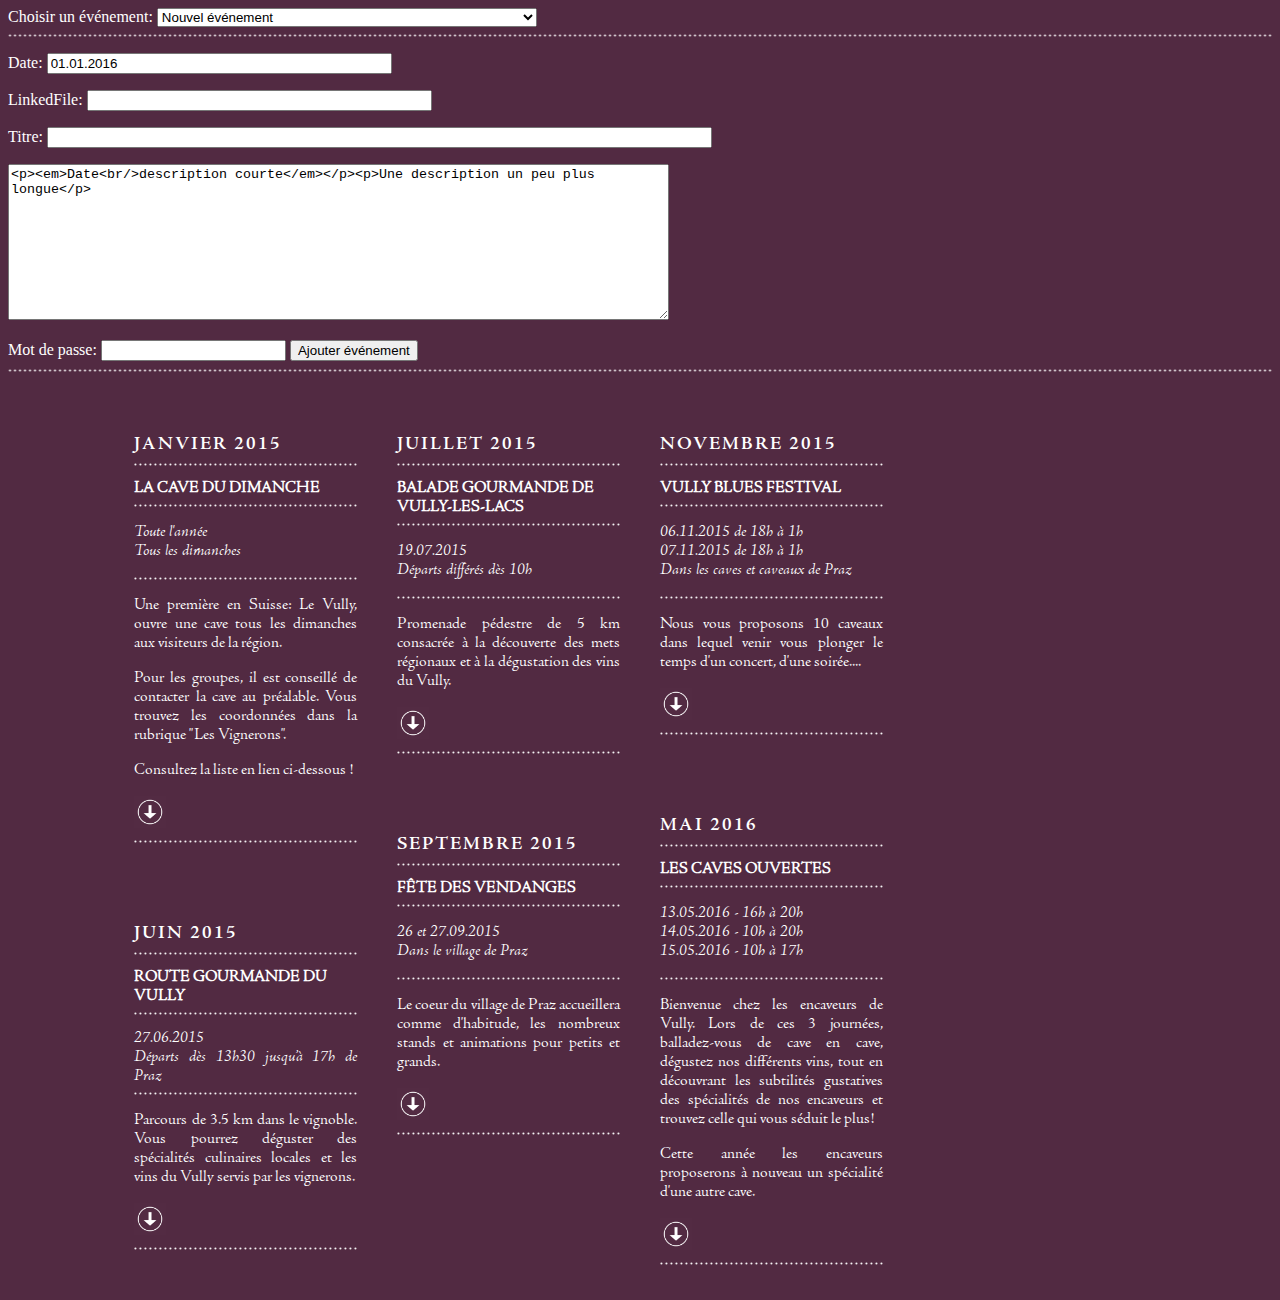
<file: www/edit_evenements.html>
<!doctype html>
<html>
<head>
  <meta charset="utf-8">
  <title>VULLY : Les Vignerons</title>
  <link rel="stylesheet" href="css/vully.css">
  <link rel='stylesheet' type='text/css' href='css/cb.css' />
  <link rel='stylesheet' type='text/css' href='css/evenements.css' />

<style>
  .hidden { display: none; }
  body {
    color: #fff;
    background-color: #522A42;
  }

</style>
</head>
<body>

Choisir un événement:
<select id="entrySelect">
</select>
<input id="deleteButton" type="button" value="Effacer l'événement"/>
<div id="errorMessage"></div>
<hr/>

<p>Date: <input id="dateInput" type="text" size="40" name="dateInput"></p>
<p>LinkedFile: <input id="linkedFileInput" type="text" size="40" name="linkedFileInput"></p>
<p>Titre: <input id="titleInput" type="text" size="80" name="title"></p>
<p><textarea id="textInput" name="text" rows="10" cols="80"></textarea></p>

Mot de passe:
<input id="password" type="password" size="20"/>

<input id="validateButton" type="button" value=""/>

<hr/>
<div id='les_evenements'>
  <div id="eventContainer" class='autoColumns'>
  </div>
</div>

  <!-- load JQuery -->
  <script src="//ajax.googleapis.com/ajax/libs/jquery/1.10.2/jquery.min.js"></script>
  <script>window.jQuery || document.write('<script src="js/jquery-1.10.2.min.js"><\/script>');</script>
  <script src="js/md5.js"></script>
  <script src="js/evenements.js"></script>

  <script>
    var allEntries = [];
    var newEntry;
    var passwordHashPrefix="";
    
    function resetNewEntry() {
      newEntry = {
"date": "01.01.2016",
"title":"",
"text": "<p><em>Date<br/>description courte</em></p><p>Une description un peu plus longue</p>",
"linkedFile": ""
};
    }
    
    function hashableString(entries) {
      var str = "";
      for (var i in entries) {
        var entry = entries[i];
        str += ":"+ entry.date + ":" + entry.title + ":" + entry.text;
      }
      return str;
    }
    
    function fillForm() {
      var entry = $("#entrySelect option:selected").data("entry");
      $("#dateInput").val(entry.date);
      $("#linkedFileInput").val(entry.linkedFile);
      $("#titleInput").val(entry.title);
      $("#textInput").val(entry.text);
      var isNew = $("#entrySelect option:selected").val() == "new";
      $("#validateButton").val(isNew ? "Ajouter événement" : "Enregistrer événement");
      if (isNew) {
        $("#deleteButton").addClass("hidden");
      } else {
        $("#deleteButton").removeClass("hidden");
      }
    }
    function readForm(entry) {
      entry.date = $("#dateInput").val();
      entry.title = $("#titleInput").val();
      entry.text = $("#textInput").val();
      entry.linkedFile = $("#linkedFileInput").val();
    }
    function populateEntries() {
          var select = $("#entrySelect");
          
          select.html("");
          var item = $("<option value=\"new\">Nouvel événement</option>");
          item.data("entry", newEntry);
          select.append(item);
          
          for (var i in allEntries) {
            var entry = allEntries[i];
            var item = $("<option value=\"" + i + "\">" + entry.date + " - " + entry.title + "</option>");
            item.data("entry", entry);
            select.append(item);
          }
          fillForm();
          formatEntries("#eventContainer", allEntries);
    }
    function loadEntries() {
      $.ajax({dataType:"json", url:"agenda.json"
      , success: function (entries) {
          allEntries = entries;
          passwordHashPrefix = hashableString(entries);
          populateEntries();          
        },
        error: function(jqXHR, textStatus, error) {
          $("#errorMessage").html("Error:" + textStatus + " - " + error);
        }
      }
      );
    }
      
      
      function validate() {
        $("#errorMessage").text("");
        var entry = $("#entrySelect option:selected").data("entry");
        readForm(entry);
        
        if ($("#password").val().length < 3) {
          $("#errorMessage").text("Erreur: Veuillez rentrer le mot de passe.");
          return;
        }
        
        if (!validateDate($("#dateInput").val())) {
          $("#errorMessage").text("Format de date invalide, veuillez utiliser: jj.mm.aaaa, par exemple 30.11.2015.");
          return;
        }
        
        if (entry.title.length < 3) {
          $("#errorMessage").text("Erreur: titre trop court.");
          return;
        }
        
        var candidateNewEntries = [];
        for (var i in allEntries) {
          candidateNewEntries.push(allEntries[i]);
        }
        
        if ($("#entrySelect option:selected").val() == "new") {
          candidateNewEntries.push(newEntry);
        }
        sortEntries(candidateNewEntries);
        saveChanges(candidateNewEntries);
    }
    
    function validateSavedChanges(candidateNewEntries) {
      var successMessage = "Les changements ont été enregistrés";
      $("#errorMessage").text(successMessage);
      setTimeout(function() {
        if ($("#errorMessage").text() == successMessage) {
          $("#errorMessage").text("");
        }
      }, 15000);
      passwordHashPrefix = hashableString(candidateNewEntries);

      allEntries = candidateNewEntries;
      resetNewEntry();
      populateEntries();
    }
      
      function saveChanges(candidateNewEntries) {
        var saveData = {
          key: $.md5(passwordHashPrefix + "password:" + $("#password").val()),
          entries: candidateNewEntries
        };
        $.ajax({
          url: "save_evenements.php",
          type: "POST",
          data: saveData,
          success: function(answer) {
            if (answer != "OK") {
              $("#errorMessage").html("Problème: " + answer);
            } else {
              validateSavedChanges(candidateNewEntries);
            }
          },
          error: function(xhr, err) {
            $("#errorMessage").text("Error:" + err);
          }
        });
      }
      
      function deleteEntry() {
        var entryToBeRemoved = $("#entrySelect option:selected").data("entry");
        var candidateNewEntries = $.grep(allEntries, function(e) { return e != entryToBeRemoved; });
        saveChanges(candidateNewEntries);
      }
      
      resetNewEntry();
      loadEntries();
      
      $("#entrySelect").change(fillForm);
      $("#validateButton").click(validate);
      $("#deleteButton").click(deleteEntry);      
  </script>
</body>
</html>
</file>
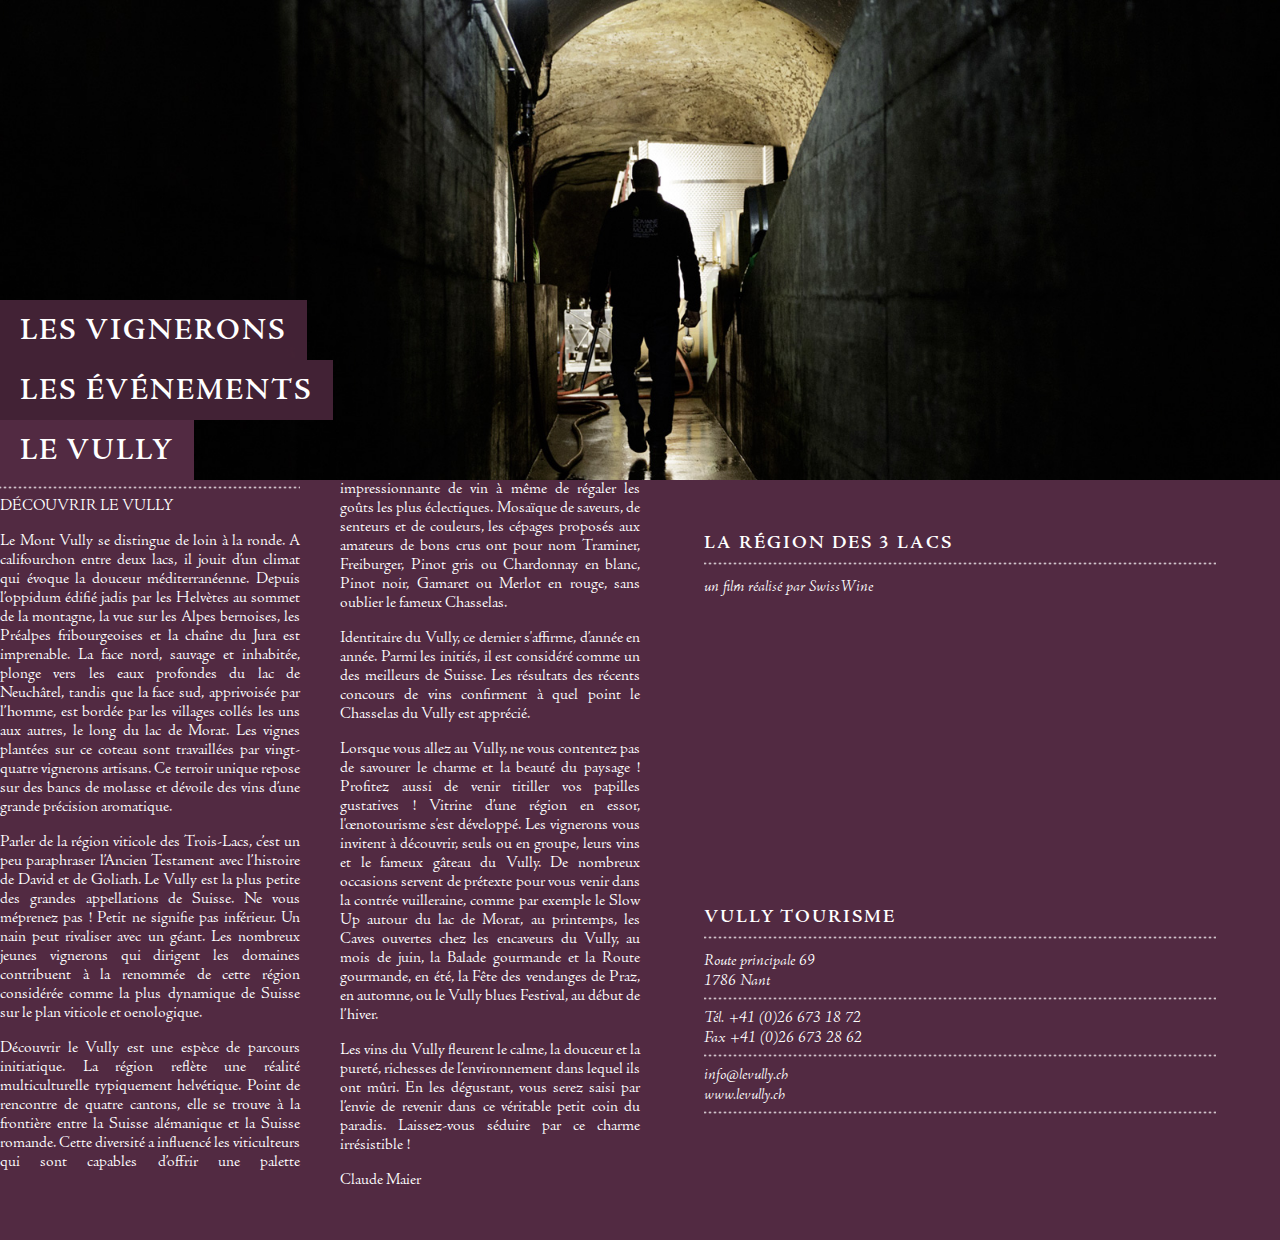
<file: www/le_vully.html>
<!DOCTYPE html>
<html>
<head>
	<meta charset='utf-8'>
	<title>VULLY : Les Vignerons</title>
	<meta name='viewport' content='width=device-width, user-scalable=yes, initial-scale=1.0'>
	<meta name='description' content='' />
  <style>
    html { height: 100%; }
    body {margin: 0; width: 100%; height: 90%; overflow:scroll; }
    .mapContainer { width: 100%; height: 100%; overflow:hidden; }
    .red { background-color: #f00; }
    .bandeau {
      /*background-image: url("img/vully/vully-1.jpg");*/
        );
        background-repeat: none;
        background-size: cover;
        background-position: center;
        padding: 300px 0px 0px 0px;
        }
        body {
          color: #fff;
          background-color: #522A42;
        }
        #vullyContent {
          position:relative;
        }
        #video {
          float:left;
          min-width: 360px;
          width: 90%;
          margin: 0 5%;
          text-align: left;
          color: #fff;
          background-color: #522A42;
          padding-bottom: 50px;
        }
        #video h1:after {
          background-color: transparent;
          background-image: url("img/dot.png");
          background-repeat: repeat-x;
          background-attachment: scroll;
          background-position: center center;
          background-clip: border-box;
          background-origin: padding-box;
          background-size: 5px 3px;
          content: "";
          display: block;
          height: 3px;
          margin-top: 1ex;
          margin-bottom: 1.3ex;
        }

@media screen and (min-width:900px) {
  #video {
    width: 40%;
  }
  #le_vully {
    width: 50%;
  }
}
  </style>
	<link rel='stylesheet' type='text/css' media='screen' href='css/vully.css' />
	<link rel='stylesheet' type='text/css' media='screen' href='css/cb.css' />
</head>
<body>
<div class="bandeau">  
  <ul class="menu">
    <li><a href="site.html#vignerons">LES VIGNERONS</a></li>
    <li><a href="evenements.html">LES ÉVÉNEMENTS</a></li>
    <li class="opaque"><a href="le_vully.html">LE VULLY</a></li>
  </ul>
</div>
<div id="vullyContent">
<div id='le_vully'>
	<div class='autoColumns'>
	DÉCOUVRIR LE VULLY<p>Le Mont Vully se distingue de loin à la ronde. A califourchon entre deux lacs, il jouit d’un climat qui évoque la douceur méditerranéenne. Depuis l’oppidum édifié jadis par les Helvètes au sommet de la montagne, la vue sur les Alpes bernoises, les Préalpes fribourgeoises et la chaîne du Jura est imprenable. La face nord, sauvage et inhabitée, plonge vers les eaux profondes du lac de Neuchâtel, tandis que la face sud, apprivoisée par l’homme, est bordée par les villages collés les uns aux autres, le long du lac de Morat. Les vignes plantées sur ce coteau sont travaillées par vingt-quatre vignerons artisans. Ce terroir unique repose sur des bancs de molasse et dévoile des vins d’une grande précision aromatique.</p>
	<p>Parler de la région viticole des Trois-Lacs, c’est un peu paraphraser l’Ancien Testament avec l’histoire de David et de Goliath. Le Vully est la plus petite des grandes appellations de Suisse. Ne vous méprenez pas  ! Petit ne signifie pas inférieur. Un nain peut rivaliser avec un géant. Les nombreux jeunes vignerons qui dirigent les domaines contribuent à la renommée de cette région considérée comme la plus dynamique de Suisse sur le plan viticole et oenologique.</p>
	<p>Découvrir le Vully est une espèce de parcours initiatique. La région reflète une réalité multiculturelle typiquement helvétique. Point de rencontre de quatre cantons, elle se trouve à la frontière entre la Suisse alémanique et la Suisse romande. Cette diversité a influencé les viticulteurs qui sont capables d’offrir une palette impressionnante de vin à même de régaler les goûts les plus éclectiques. Mosaïque de saveurs, de senteurs et de couleurs, les cépages proposés aux amateurs de bons crus ont pour nom Traminer, Freiburger, Pinot gris ou Chardonnay en blanc, Pinot noir, Gamaret ou Merlot en rouge, sans oublier le fameux Chasselas.</p>
	<p>Identitaire du Vully, ce dernier s'affirme, d’année en année. Parmi les initiés, il est considéré comme un des meilleurs de Suisse. Les résultats des récents concours de vins confirment à quel point le Chasselas du Vully est apprécié.</p>
	<p>Lorsque vous allez au Vully, ne vous contentez pas de savourer le charme et la beauté du paysage  ! Profitez aussi de venir titiller vos papilles gustatives  ! Vitrine d’une région en essor, l'œnotourisme s'est développé. Les vignerons vous invitent à découvrir, seuls ou en groupe, leurs vins et le fameux gâteau du Vully. De nombreux occasions servent de prétexte pour vous venir dans la contrée vuilleraine, comme par exemple le Slow Up autour du lac de Morat, au printemps, les Caves ouvertes chez les encaveurs du Vully, au mois de juin, la Balade gourmande et la Route gourmande, en été, la Fête des vendanges de Praz, en automne, ou le Vully blues Festival, au début de l’hiver.</p>
	<p>Les vins du Vully fleurent le calme, la douceur et la pureté, richesses de l’environnement dans lequel ils ont mûri. En les dégustant, vous serez saisi par l’envie de revenir dans ce véritable petit coin du paradis. Laissez-vous séduire par ce charme irrésistible !</p>
	<p class='signature'>Claude Maier</p>
	</div>
</div>
<div id="video">
  <h1>LA RÉGION DES 3 LACS</h1>
  <em>un film réalisé par SwissWine</em>
  <br/>
  <br/>
  <iframe width="360" height="235" src="https://www.youtube.com/embed/fdOXcbuWC1k?rel=0" frameborder="0" allowfullscreen></iframe>
  <h1>VULLY TOURISME</h1>
  <em>
  Route principale 69<br />
  1786 Nant<br />
  <hr/>
  Tél. +41 (0)26 673 18 72<br/>
  Fax +41 (0)26 673 28 62
  <hr/>
  <a href="mailto:info@levully.ch">info@levully.ch</a><br/>
  <a href="http://www.levully.ch/">www.levully.ch</a>
  <hr/>
  </em>
</div>  
</div>
  <script>
  var elem = document.getElementsByClassName("bandeau")[0];
  var num = (1+Math.floor(Math.random()*9));
  elem.style.backgroundImage = 'url("img/vully/vully-' + num + '.jpg")';
  </script>
</body>
</html>
</file>
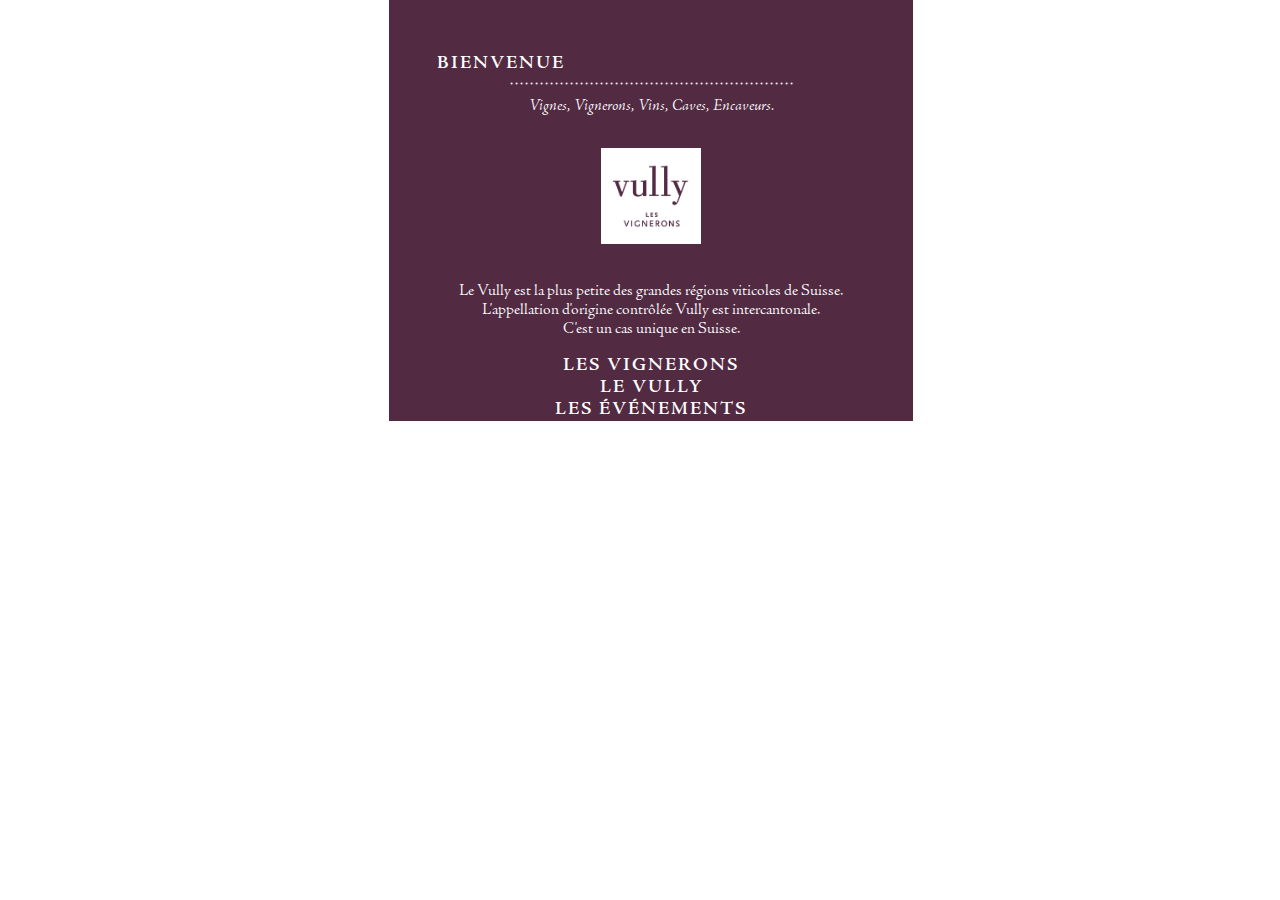
<file: www/site.html>
<!doctype html>
<html>
<head>
  <meta charset="utf-8">
  <title>VULLY : Les Vignerons</title>
  <meta name="viewport" content="width=device-width, user-scalable=no, initial-scale=1.0">
  <style>
    html { height: 100%; }
    body {margin: 0; width: 100%; height: 100%; overflow:hidden; }
    .mapContainer { width: 100%; height: 100%; overflow:hidden; }
    .listPraz {
      text-align: center;
    }
    .caveHolderNavigation {
      display: block;
      position: absolute;
 	  padding: 200px;
      left:0px;
      bottom:0px;
      width: 400px;
      height: 55px;
    }
    .margin48px{
      margin-left: 48px;
      margin-right: 48px;
    }
        #cavesDescription {
      padding: 15px 20px;
      margin-top:20px;
      margin-bottom: 20px;
    }
  </style>
  <link rel="stylesheet" href="css/vully.css">
  <script src="js/mapviewer.min.js"></script>
</head>

<body>
  <!-- Map container: the map will be displayed in this div. -->
  <div
    class="mapContainer"
    data-map-url= "http://api.tiles.mapbox.com/v4/mapbox.light/$scale/$x/$y.jpg?access_token=pk.eyJ1IjoibWFwYm94IiwiYSI6IlhHVkZmaW8ifQ.hAMX5hSW-QnTeRCMAy9A8Q";
    data-map-initialLocation="{x:0.5189310839225135,y:0.3516568495720967,scale:0.003060881448394781}"
    <!--data-map-onLocationChange="showLocation"-->
  >
 
    <section id="le_petit_chateau_motier" data-pos="0.519676192870007,0.3519359842099106" class="cave"
    data-text-anchor="-.3,0.2">
      <article>
        <img class="portraitCave" src="img/portrait-cave/le_petit_chateau_motier.jpg"/>
        <a href="http://www.lepetitchateau.ch/"><img src="img/logo-cave/le_petit_chateau_motier.png" class="logoCave"/></a>
        <header>LE PETIT CHÂTEAU</header>
        Simonet Père &amp; Fils<br/>
        route du Lac 134<br/>
        +41 (0)26 673 14 93<br/>
        +41 (0)79 351 66 55<br/>
        <a class="separatorTop" href="http://www.lepetitchateau.ch/">www.lepetitchateau.ch</a>
      </article>
    </section>
    
     <section id="cave_aux_hirondelles" data-pos="0.5197123506715267,0.35191525728703676"
         data-zoom="0.0000259861799265515" class="cave praz">
      <article>
        <img class="portraitCave" src="img/portrait-cave/cave_aux_hirondelles.jpg"/>
        <a href="http://www.caveauxhirondelles.ch/"><img src="img/logo-cave/cave_aux_hirondelles.png"class="logoCave"/></a>
        <header>CAVE AUX HIRONDELLES</header>
        Michel &amp; Carole Pellet<br/>
        chemin du Ruisseau 3<br/>
        +41 (0)26 673 16 47<br/>
        +41 (0)79 347 57 49<br/>
        <a class="separatorTop" href="http://www.caveauxhirondelles.ch/">www.caveauxhirondelles.ch</a>
      </article>
    </section>
    
    <section id="cave_bel_air_praz" data-pos="0.5197148690625208,0.35191969440217047" 
        data-zoom="0.0000259861799265515" class="cave praz">
      <article>
        <img class="portraitCave" src="img/portrait-cave/cave_bel_air_praz.jpg"/>
        <a href="http://www.bel-air-lac.ch/"><img src="img/logo-cave/cave_bel_air_praz.png" class="logoCave"/></a>
        <header>CAVE BEL-AIR</header>
        Roland Chervet<br/>
        route principale 145<br/>
        +41 (0)26 673 14 14<br/>
        <a class="separatorTop" href="http://www.bel-air-lac.ch/">www.bel-air-lac.ch</a>
      </article>
    </section>
    
    <section id="cave_de_la_tour" data-map-pos="0.5196848089179845,0.35193275964934906" class="cave">
      <article>
        <img class="portraitCave" src="img/portrait-cave/cave_de_la_tour.jpg"/>
        <a href="http://www.biolley-vins.ch/"><img src="img/logo-cave/cave_de_la_tour.png" class="logoCave"/></a>
        <header>CAVE DE LA TOUR</header>
        Jean-François, Jocelyne &amp; Lionel Biolley<br/>
        route du Lac 90<br/>
        +41 (0)26 673 21 49<br/>
        +41 (0)79 408 73 82<br/>
        <a class="separatorTop" href="http://www.biolley-vins.ch/">www.biolley-vins.ch</a>
      </article>
    </section>
    
     <section id="cave_du_chateau_montmagny" data-pos="0.5194718918578636,0.3520282438172595" class="cave"
     data-text-anchor=".5,1.8">
      <article>
        <img class="portraitCave" src="img/portrait-cave/cave_du_chateau_montmagny.jpg"/>
        <a href="http://www.caves-du-chateau-sa.ch/"><img src="img/logo-cave/cave_du_chateau_montmagny.png" class="logoCave"/></a>
        <header>CAVES DU CHÂTEAU SA</header>
        Familles Loup &amp; Matthey<br/>
        rue de la Poste 5<br/>
        +41 (0)26 677 13 30<br/>
        +41 (0)79 679 10 88<br/>
        <a class="separatorTop" href="http://www.caves-du-chateau-sa.ch/">www.caves-du-chateau-sa.ch</a>
      </article>
    </section>
    
     <section id="cave_guillod" data-pos="0.5197147619021749,0.35191381235933317" 
         data-zoom="0.0000259861799265515" class="cave praz">
      <article>
        <img class="portraitCave" src="img/portrait-cave/cave_guillod.jpg"/>
        <a href="http://www.caveguillod.ch/"><img src="img/logo-cave/cave_guillod.png" class="logoCave"/></a>
        <header>CAVE GUILLOD SA</header>
        Cédric Guillod<br/>
        Amont le Ruz 1<br/>
        +41 (0)79 237 70 33<br/>
        <a class="separatorTop" href="http://www.caveguillod.ch/">www.caveguillod.ch</a>
      </article>
    </section>
    
    <section id="javet_javet" data-pos="0.5196448198741267,0.35193121953423756" class="cave"
    data-text-anchor="1.15,.6">
      <article>
        <img class="portraitCave" src="img/portrait-cave/javet_javet.jpg"/>
        <a href="http://www.javet.ch/"><img src="img/logo-cave/javet_javet.png" class="logoCave"/></a>
        <header>JAVET &amp; JAVET</header>
        Gérard &amp; Etienne Javet<br/>
        Quart-Dessus 8<br/>
        +41 (0)26 673 10 67<br/>
        +41 (0)79 267 42 46<br/>
        <a class="separatorTop" href="http://www.javet.ch/">www.javet-javet.ch</a>
      </article>
    </section>
    
    <section id="cave_parisod" data-pos="0.5195101162062695,0.3520335436208509" class="cave"
    data-text-anchor="-.15,0">
      <article>
        <img class="portraitCave" src="img/portrait-cave/cave_parisod.jpg"/>
        <a href="http://www.parisod.com/"><img src="img/logo-cave/cave_parisod.png" class="logoCave"/></a>
        <header>CAVE PARISOD</header>
        Sylvain &amp; Murielle Parisod<br/>
        Bellerive 14<br/>
        +41 (0)26 677 12 68<br/>
        +41 (0)79 515 26 09<br/>
        <a class="separatorTop" href="http://www.parisod.com/">www.parisod.com</a>
      </article>
    </section>
    
    <section id="chateau_de_praz" data-pos="0.5197146928477696,0.35191874057372086" 
        data-zoom="0.0000259861799265515" class="cave praz">
      <article>
        <img class="portraitCave" src="img/portrait-cave/chateau_de_praz.jpg"/>
        <a href="http://www.chateaudepraz.ch/"><img src="img/logo-cave/chateau_de_praz.png" class="logoCave"/></a>
        <header>CHÂTEAU DE PRAZ</header>
        Marylène &amp; Louis Bovard-Chervet<br/>
        rue du Château 1<br/>
        +41 (0)26 673 18 18<br/>
        <a class="separatorTop" href="http://www.chateaudepraz.ch/">www.chateaudepraz.ch</a>
      </article>
    </section>
    
     <section id="cru_hopital" data-pos="0.5196516422897642,0.35194757029012297" class="cave"
     data-text-anchor=".2, -.5">
      <article>
        <img class="portraitCave" src="img/portrait-cave/cru_hopital.jpg"/>
        <a href="http://www.cru-hopital.ch/"><img src="img/logo-cave/cru_hopital.png" class="logoCave"/></a>
        <header>CRU DE L'HÔPITAL</header>
        Bourgeoisie de Morat · Christian Vessaz<br/>
        route du Lac 200<br/>
        +41 (0)26 673 19 10<br/>
        <a class="separatorTop" href="http://www.cru-hopital.ch/">www.cru-hopital.ch</a>
      </article>
    </section>
    
     <section id="domaine_chervet_praz" data-pos="0.519716848825074,0.3519161821681654" 
         data-zoom="0.0000259861799265515" class="cave praz">
      <article>
        <img class="portraitCave" src="img/portrait-cave/domaine_chervet_praz.jpg"/>
        <a href="http://www.domainechervet.ch/"><img src="img/logo-cave/domaine_chervet_praz.png" class="logoCave"/></a>
        <header>DOMAINE CHERVET</header>
        Jean-Daniel Chervet<br/>
        ruelle des Gerles 6<br/>
        +41 (0)26 673 17 41<br/>
        <a class="separatorTop" href="http://www.domainechervet.ch/">www.domainechervet.ch</a>
      </article>
    </section>
    
     <section id="domaine_de_chambaz" data-pos="0.5196711814108116,0.35193860455729653" class="cave"
     data-text-anchor=".2,-.5">
      <article>
        <img class="portraitCave" src="img/portrait-cave/domaine_de_chambaz.jpg"/>
        <a href="http://www.chautems-cave.ch/"><img src="img/logo-cave/domaine_de_chambaz.png" class="logoCave"/></a>
        <header>DOMAINE DE CHAMBAZ</header>
        Francis Chautems<br/>
        route du Lac 150<br/>
        +41 (0)26 673 12 09<br/>
        <a class="separatorTop" href="http://www.chautems-cave.ch/">www.chautems-cave.ch</a>
      </article>
    </section>
    
     <section id="domaine_de_villarose" data-pos="0.5196097527124997,0.351951905803732" class="cave"
     data-text-anchor="1.1,.7">
      <article>
        <img class="portraitCave" src="img/portrait-cave/domaine_de_villarose.jpg"/>
        <a href="http://www.domaine-de-villarose.ch/"><img src="img/logo-cave/domaine_de_villarose.png" class="logoCave"/></a>
        <header>DOMAINE DE VILLAROSE</header>
        Alain &amp; Patricia Besse<br/>
        chemin de l’Aubel 6<br/>
        +41 (0)26 673 12 40<br/>
        +41 (0)79 658 34 41<br/>
        <a class="separatorTop" href="http://www.domaine-de-villarose.ch/">www.domaine-de-villarose.ch</a>
      </article>
    </section>
    
     <section id="domaine_du_vieux_moulin" data-pos="0.5196820099759919,0.3519335001650278" class="cave"
     data-text-anchor="-.1.2,.7">
      <article>
        <img class="portraitCave" src="img/portrait-cave/domaine_du_vieux_moulin.jpg"/>
        <a href="http://www.derronvins.ch/"><img src="img/logo-cave/domaine_du_vieux_moulin.png" class="logoCave"/></a>
        <header>DOMAINE DU VIEUX MOULIN</header>
        A. Derron &amp; fils SA <br/>
        ruelle des Vignerons 1<br/>
        +41 (0)26 673 14 61<br/>
        +41 (0)79 622 91 30<br/>
        <a class="separatorTop" href="http://www.derronvins.ch/">www.derronvins.ch</a>
      </article>
    </section>
             
     <section id="la_cote_aux_moines" data-pos="0.5193910216690427,0.3520269976302169" class="cave"
     data-text-anchor=".1,-.5">
      <article>
        <img class="portraitCave" src="img/portrait-cave/la_cote_aux_moines.jpg"/>
        <img src="img/logo-cave/la_cote_aux_moines.png" class="logoCave"/>
        <header>CAVE DE LA CÔTE AUX MOINES</header>
        Mary-Christine Christinat<br/>
        route de la Croix 5<br/>
        +41 (0)79 665 18 90<br/>
      </article>
    </section>
    
     <section id="madeleine_ruedin_vins" data-pos="0.5195090554619094,0.35205433989162505" class="cave">
      <article>
        <img class="portraitCave" src="img/portrait-cave/madeleine_ruedin_vins.jpg"/>
        <a href="http://www.madeleineruedinvins.ch/"><img src="img/logo-cave/madeleine_ruedin_vins.png" class="logoCave"/></a>
        <header>MADELEINE RUEDIN</header>
        route de Vallamand 17<br/>
        +41 (0)79 446 97 34<br/>
        <a class="separatorTop" href="http://www.madeleineruedinvins.ch/">www.madeleineruedinvins.ch</a>
      </article>
    </section>
    
    <section id="schmutz_vins_sa" data-pos="0.5197167718678604,0.35191669548927124" 
        data-zoom="0.0000259861799265515" class="cave praz">
      <article>
        <img class="portraitCave" src="img/portrait-cave/schmutz_vins_sa.jpg"/>
        <a href="http://www.schmutzvin.ch/"><img src="img/logo-cave/schmutz_vins_sa.png" class="logoCave"/></a>
        <header>SCHMUTZ VINS SA</header>
        Christine &amp; Sébastien Schmutz<br/>
        route Principale · chemin des Stocks 6<br/>
        +41 (0)26 673 24 60<br/>
        +41 (0)79 486 54 19<br/>
        <a class="separatorTop" href="http://www.schmutzvin.ch/">www.schmutzvin.ch</a>
      </article>
    </section>
    
    <section id="cave_du_tonnelier" data-pos="0.5195544716723808,0.35200176049082726" class="cave">
      <article>
        <img class="portraitCave" src="img/portrait-cave/cave_du_tonnelier.jpg"/>
        <a href="http://www.rogermatthey.ch/"><img src="img/logo-cave/cave_du_tonnelier.png" class="logoCave"/></a>
        <header>CAVE DU TONNELIER</header>
        Roger Matthey<br/>
        route du Grand-Pré 1<br/>
        +41 (0)26 677 12 68<br/>
        +41 (0)79 629 12 77<br/>
        <a class="separatorTop" href="http://www.rogermatthey.ch/">www.rogermatthey.ch</a>
      </article>
    </section>
    
    <section id="domaine_burnier" data-pos="0.5197399721368955,0.35190293941147993" class="cave">
      <article>
        <img class="portraitCave" src="img/portrait-cave/domaine_burnier.jpg"/>
        <header>DOMAINE BURNIER</header>
        Renaud Burnier<br/>
        route Principale 39<br/>
        +41 (0)26 673 30 10<br/>
        +41 (0)79 634 74 44<br/>
        <a class="separatorTop" href="mailto:domaine.burnier@bluewin.ch">domaine.burnier@bluewin.ch</a>
      </article>
    </section>
    
    <section id="cave_du_vieux_praz" data-pos="0.5197150829913891,0.3519172445688405"
        data-zoom="0.0000259861799265515" class="cave praz">
      <article>
        <img class="portraitCave" src="img/portrait-cave/cave_vieux_praz.jpg"/>
        <header>CAVE DU VIEUX-PRAZ</header>
        Famille Dupasquier<br/>
        ruelle des Gerles 13<br/>
        +41 (0)26 673 19 75<br/>
        +41 (0)79 479 69 83<br/>
        <a class="separatorTop" href="mailto:christophe.dupasquier@bluewin.ch">christophe.dupasquier@bluewin.ch</a>
      </article>
    </section>
    
    <section id="cave_des_marnes" data-pos="0.5194771328820853,0.3520580321199838" class="cave"
    data-text-anchor="1.1,.8">
      <article>
        <img class="portraitCave" src="img/portrait-cave/cave_des_marnes.jpg"/>
        <header>CAVE DES MARNES</header>
        Pierre Gentizon<br/>
        route du Village 14<br/>
        +41 (0)26 677 13 64<br/>
        +41 (0)79 230 73 58<br/>
        <a class="separatorTop" href="http://www.gentizonvins.ch/">www.gentizonvins.ch</a>
      </article>
    </section>
    
    <section id="les_2_belles_rives" data-pos="0.5195003480600834,0.35202942984065083" class="cave"
    data-text-anchor="-.1,1.2">
      <article>
        <img class="portraitCave" src="img/portrait-cave/cave_champmontet.jpg"/>
        <header>CAVE DU CHAMPMONTET</header>
        Annelise Ogi-Hurni<br/>
        Champs-Montet 7<br/>
        +41 (0)26 677 17 19<br/>
        +41 (0)79 275 09 46<br/>
        <a class="separatorTop" href="http://www.les2bellesrives.ch/">www.les2bellesrives.ch</a>
      </article>
    </section>
    
    <section id="paul_marti_fils" data-pos="0.5194899998813183,0.3520656017303511" class="cave"
    data-text-anchor=".5, -.4">
      <article>
        <img class="portraitCave" src="img/portrait-cave/cave_echiquier.jpg"/>
        <header>CAVE DE L’ÉCHIQUIER</header>
        Laurent Seydoux<br/>
        route de Salavaux 2<br/>
        +41 (0)26 677 15 27<br/>
        +41 (0)79 903 92 32<br/>
        <a class="separatorTop" href="mailto:cavedelechiquier@gmail.com/">cavedelechiquier@gmail.com</a>
      </article>
    </section>
    
    <section id="cave_du_chateau_de_mur" data-pos="0.5196182240255314,0.35195419677673395" class="cave"
    data-text-anchor=".5,-.5">
      <article>
        <img class="portraitCave" src="img/portrait-cave/cave_du_chateau_de_mur.jpg"/>
        <header>CAVE DU CHÂTEAU DE MUR</header>
        rue du Château 10<br/>
        +41 (0)26 305 22 65<br/>
        <a class="separatorTop" href="http://www.domainesduvully.ch/">www.domainesduvully.ch</a>
      </article>
    </section>

    <section id="home" class="centered" class="cave">
      <header>
        <h1 class="separatorBottom">BIENVENUE</h1>
        <em>Vignes, Vignerons, Vins, Caves, Encaveurs.</em>
      </header>
      
      <p style="margin-top:2em;margin-bottom:2em"><img src="img/logo-vignerons-blanc.png" style="width:100px"/></p>
      
      <p>Le Vully est la plus petite des grandes régions viticoles de Suisse.<br/>
        L'appellation d'origine contrôlée Vully est intercantonale.<br/>
        C'est un cas unique en Suisse.</p>
      
      <ul>
        <li><a href="#vignerons">LES VIGNERONS</a></li>
        <li><a href="le_vully.html">LE VULLY</a></li>
        <li><a href="evenements.html">LES ÉVÉNEMENTS</a></li>
      </ul>
    </section>

    <div class="mapIconDiv only_on vignerons" data-map-pos="0.5197157311485393,0.35191683345002545"
        data-map-anchor=".5,.5">
      <a href="#praz">
        <img src="img/icon-cave.png" class="largeMapIcon"/>
      </a>
    </div>
    <div id="listePraz" class="mapLabelDiv only_on vignerons" data-map-pos="0.5197157311485393,0.35191683345002545"
        data-map-anchor="1.1,.8">
    </div>    
  </div>

  <div class="navButton only_on vignerons">
    <ul class="menu">
      <li><a href="le_vully.html">LE VULLY</a></li>
      <li><a href="evenements.html">LES ÉVÉNEMENTS</a></li>
      <li class="opaque"><a href="site.html#vignerons">LES VIGNERONS</a></li> </ul>
  <div id="cavesDescription" class="semiTransp">
    24 vignerons vous accueillent.<br/>
    Cliquez sur le nom de la cave pour voir les informations de contact.<br/>
    Les horaires d'ouverture des caves se trouvent sur leur site respectif.
  </div>
    </ul>
  </div>

  <div class="navButton hide_on home vignerons">
    <a href="#vignerons"><img class="homeButton" src="img/left.svg"/></a>
  </div>

  <div class="caveHolderNavigation opaque">
    <a href="index.html"><img class="iconSize margin50px" src="img/logo-vully-blanc.png"/></a>
    <a href="#vignerons"><img class="iconSize margin50px floatRight" src="img/icon-zoom-out.png"/></a>
  </div>

  <!-- load JQuery -->
  <script src="//ajax.googleapis.com/ajax/libs/jquery/1.10.2/jquery.min.js"></script>
  <script>window.jQuery || document.write('<script src="js/jquery-1.10.2.min.js"><\/script>')</script>

  <!-- Load our page logic code. -->
  <script src="js/vully.js"></script>

  <!-- Debug footer: Show location information under the map.
  <div class="footer">
    Location:<span id="location"></span>
    Mouse: <span id="mousePos"></span>
  </div>
  <script>
    var initialized = false;
    function showLocation(canvasTileRenderer) {
      var location = canvasTileRenderer.location;
      var element = document.getElementById("location");
      element.innerHTML =
        "{x:" + location.x + ",y:" + location.y + ",scale:" + location.scale+"}";
      if (!initialized) { initMouseClicInfo(canvasTileRenderer); }
    }
    function initMouseClicInfo(canvasTileRenderer) {
      var container = document.getElementsByClassName("mapContainer")[0];
      container.addEventListener("mousedown", function(event) {
        var viewerPos = Utils.eventPosInElementCoordinates(
            event, canvasTileRenderer.canvas);
        var worldPos = canvasTileRenderer.pinchZoom.worldPosFromViewerPos(viewerPos);
        var element = document.getElementById("mousePos");
        element.innerHTML = "" + worldPos.x + "," + worldPos.y;
      }, false);
    }
  </script>
-->
</body>
</html>
</file>
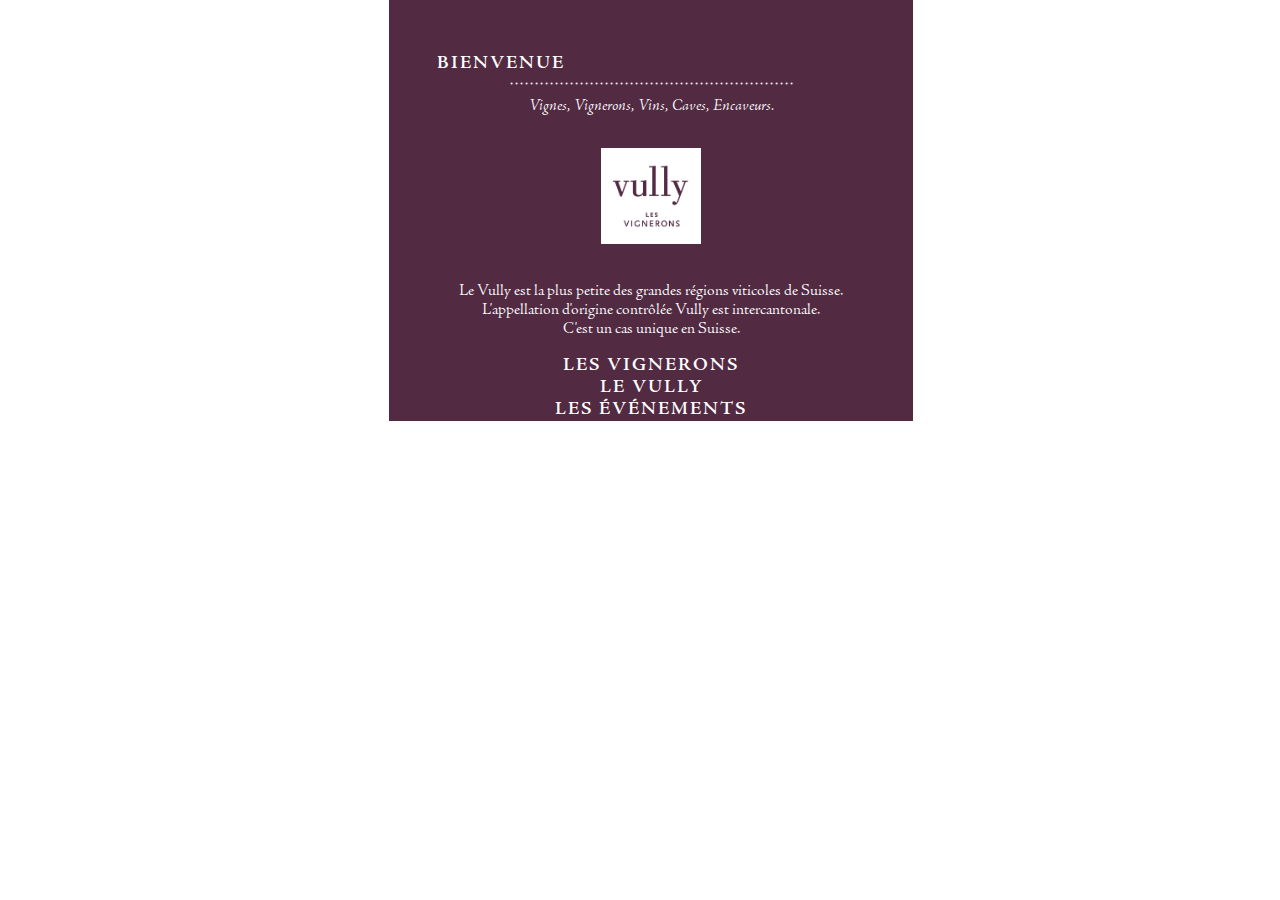
<file: www/vignerons.html>
<!doctype html>
<html>
<head>
  <meta charset="utf-8">
  <title>VULLY : Les Vignerons</title>
  <meta name="viewport" content="width=device-width, user-scalable=no, initial-scale=.5">
  <style>
    html { height: 100%; }
    body {margin: 0; width: 100%; height: 100%; overflow:hidden; }
    .mapContainer { width: 100%; height: 100%; overflow:hidden; }
    .listPraz {
      text-align: center;
    }
    .caveHolderNavigation {
      display: block;
      position: absolute;
 	    padding: 0px;
      left:0px;
      bottom:0px;
      width: 380px;
      height: 65px;
      padding-top: 100px;
    }
    .marginLeftRight{
      margin-left: 48px;
      margin-right: 200px;
    }
        #cavesDescription {
      padding: 15px 20px;
      margin-top:20px;
      margin-bottom: 20px;
      max-width:100%;
    }
    .footer {
      z-index: 20;
      position: absolute;
      bottom: 0px;
      right: 0px;
      width: 50%;
    }
  </style>
  <link rel="stylesheet" href="css/vully.css">
  <script src="js/mapviewer.min.js"></script>
</head>

<body>
  <!-- Map container: the map will be displayed in this div. -->
  <div
    class="mapContainer"
    data-map-url= "http://api.tiles.mapbox.com/v4/mapbox.light/$scale/$x/$y.jpg?access_token=pk.eyJ1IjoibWFwYm94IiwiYSI6IlhHVkZmaW8ifQ.hAMX5hSW-QnTeRCMAy9A8Q";
    data-map-initialLocation="{x:0.5189310839225135,y:0.3516568495720967,scale:0.003060881448394781}"
    >
    <!-- data-map-onLocationChange="showLocation" > -->
 
    <section id="le_petit_chateau_motier" data-pos="0.519676192870007,0.3519359842099106" class="cave"
    data-text-anchor="-.1,0.1">
      <article>
        <img class="portraitCave" src="img/portrait-cave/le_petit_chateau_motier.jpg"/>
        <a href="http://www.lepetitchateau.ch/"><img src="img/logo-cave/le_petit_chateau_motier.png" class="logoCave"/></a>
        <header>LE PETIT CHÂTEAU</header>
        Simonet Père &amp; Fils<br/>
        route du Lac 134<br/>
        +41 (0)26 673 14 93<br/>
        +41 (0)79 351 66 55<br/>
        <a class="separatorTop" href="http://www.lepetitchateau.ch/">www.lepetitchateau.ch</a>
      </article>
    </section>
    
     <section id="cave_aux_hirondelles" data-pos="0.5197123506715267,0.35191525728703676"
         data-zoom="0.0000259861799265515" class="cave praz">
      <article>
        <img class="portraitCave" src="img/portrait-cave/cave_aux_hirondelles.jpg"/>
        <a href="http://www.caveauxhirondelles.ch/"><img src="img/logo-cave/cave_aux_hirondelles.png"class="logoCave"/></a>
        <header>CAVE AUX HIRONDELLES</header>
        Michel &amp; Carole Pellet<br/>
        chemin du Ruisseau 3<br/>
        +41 (0)26 673 16 47<br/>
        +41 (0)79 347 57 49<br/>
        <a class="separatorTop" href="http://www.caveauxhirondelles.ch/">www.caveauxhirondelles.ch</a>
      </article>
    </section>
    
    <section id="cave_bel_air_praz" data-pos="0.5197148690625208,0.35191969440217047" 
        data-zoom="0.0000259861799265515" class="cave praz">
      <article>
        <img class="portraitCave" src="img/portrait-cave/cave_bel_air_praz.jpg"/>
        <a href="http://www.bel-air-lac.ch/"><img src="img/logo-cave/cave_bel_air_praz.png" class="logoCave"/></a>
        <header>CAVE BEL-AIR</header>
        Roland Chervet<br/>
        route principale 145<br/>
        +41 (0)26 673 14 14<br/>
        <a class="separatorTop" href="http://www.bel-air-lac.ch/">www.bel-air-lac.ch</a>
      </article>
    </section>
    
    <section id="cave_de_la_tour" data-pos="0.5196848089179845,0.35193275964934906" class="cave">
      <article>
        <img class="portraitCave" src="img/portrait-cave/cave_de_la_tour.jpg"/>
        <a href="http://www.biolley-vins.ch/"><img src="img/logo-cave/cave_de_la_tour.png" class="logoCave"/></a>
        <header>CAVE DE LA TOUR</header>
        Jean-François, Jocelyne &amp; Lionel Biolley<br/>
        route du Lac 90<br/>
        +41 (0)26 673 21 49<br/>
        +41 (0)79 408 73 82<br/>
        <a class="separatorTop" href="http://www.biolley-vins.ch/">www.biolley-vins.ch</a>
      </article>
    </section>
    
     <section id="cave_du_chateau_montmagny" data-pos="0.5194718918578636,0.3520282438172595" class="cave"
     data-text-anchor=".5,1.8">
      <article>
        <img class="portraitCave" src="img/portrait-cave/cave_du_chateau_montmagny.jpg"/>
        <a href="http://www.caves-du-chateau-sa.ch/"><img src="img/logo-cave/cave_du_chateau_montmagny.png" class="logoCave"/></a>
        <header>CAVES DU CHÂTEAU SA</header>
        Familles Loup &amp; Matthey<br/>
        rue de la Poste 5<br/>
        +41 (0)26 677 13 30<br/>
        +41 (0)79 679 10 88<br/>
        <a class="separatorTop" href="http://www.caves-du-chateau-sa.ch/">www.caves-du-chateau-sa.ch</a>
      </article>
    </section>
    
     <section id="cave_guillod" data-pos="0.5197147619021749,0.35191381235933317" 
         data-zoom="0.0000259861799265515" class="cave praz">
      <article>
        <img class="portraitCave" src="img/portrait-cave/cave_guillod.jpg"/>
        <a href="http://www.caveguillod.ch/"><img src="img/logo-cave/cave_guillod.png" class="logoCave"/></a>
        <header>CAVE GUILLOD SA</header>
        Cédric Guillod<br/>
        Amont le Ruz 1<br/>
        +41 (0)79 237 70 33<br/>
        <a class="separatorTop" href="http://www.caveguillod.ch/">www.caveguillod.ch</a>
      </article>
    </section>
    
    <section id="javet_javet" data-pos="0.5196448198741267,0.35193121953423756" class="cave"
    data-text-anchor="1.15,.6">
      <article>
        <img class="portraitCave" src="img/portrait-cave/javet_javet.jpg"/>
        <a href="http://www.javet.ch/"><img src="img/logo-cave/javet_javet.png" class="logoCave"/></a>
        <header>JAVET &amp; JAVET</header>
        Gérard &amp; Etienne Javet<br/>
        Quart-Dessus 8<br/>
        +41 (0)26 673 10 67<br/>
        +41 (0)79 267 42 46<br/>
        <a class="separatorTop" href="http://www.javet.ch/">www.javet-javet.ch</a>
      </article>
    </section>
    
    <section id="cave_parisod" data-pos="0.5195101162062695,0.3520335436208509" class="cave"
    data-text-anchor="-.15,0">
      <article>
        <img class="portraitCave" src="img/portrait-cave/cave_parisod.jpg"/>
        <a href="http://www.parisod.com/"><img src="img/logo-cave/cave_parisod.png" class="logoCave"/></a>
        <header>CAVE PARISOD</header>
        Sylvain &amp; Murielle Parisod<br/>
        Bellerive 14<br/>
        +41 (0)26 677 17 18<br/>
        +41 (0)79 515 26 09<br/>
        <a class="separatorTop" href="http://www.parisod.com/">www.parisod.com</a>
      </article>
    </section>
    
    <section id="chateau_de_praz" data-pos="0.5197146928477696,0.35191874057372086" 
        data-zoom="0.0000259861799265515" class="cave praz">
      <article>
        <img class="portraitCave" src="img/portrait-cave/chateau_de_praz.jpg"/>
        <a href="http://www.chateaudepraz.ch/"><img src="img/logo-cave/chateau_de_praz.png" class="logoCave"/></a>
        <header>CHÂTEAU DE PRAZ</header>
        Marylène &amp; Louis Bovard-Chervet<br/>
        rue du Château 1<br/>
        +41 (0)26 673 18 18<br/>
        <a class="separatorTop" href="http://www.chateaudepraz.ch/">www.chateaudepraz.ch</a>
      </article>
    </section>
    
     <section id="cru_hopital" data-pos="0.5196516422897642,0.35194757029012297" class="cave"
     data-text-anchor=".2, -.8">
      <article>
        <img class="portraitCave" src="img/portrait-cave/cru_hopital.jpg"/>
        <a href="http://www.cru-hopital.ch/"><img src="img/logo-cave/cru_hopital.png" class="logoCave"/></a>
        <header>CRU DE L'HÔPITAL</header>
        Bourgeoisie de Morat · Christian Vessaz<br/>
        route du Lac 200<br/>
        +41 (0)26 673 19 10<br/>
        <a class="separatorTop" href="http://www.cru-hopital.ch/">www.cru-hopital.ch</a>
      </article>
    </section>
    
     <section id="domaine_chervet_praz" data-pos="0.519716848825074,0.3519161821681654" 
         data-zoom="0.0000259861799265515" class="cave praz">
      <article>
        <img class="portraitCave" src="img/portrait-cave/domaine_chervet_praz.jpg"/>
        <a href="http://www.domainechervet.ch/"><img src="img/logo-cave/domaine_chervet_praz.png" class="logoCave"/></a>
        <header>DOMAINE CHERVET</header>
        Jean-Daniel Chervet<br/>
        ruelle des Gerles 6<br/>
        +41 (0)26 673 17 41<br/>
        <a class="separatorTop" href="http://www.domainechervet.ch/">www.domainechervet.ch</a>
      </article>
    </section>
    
     <section id="domaine_de_chambaz" data-pos="0.5196711814108116,0.35193860455729653" class="cave"
     data-text-anchor=".2,-.8">
      <article>
        <img class="portraitCave" src="img/portrait-cave/domaine_de_chambaz.jpg"/>
        <a href="http://www.chautems-cave.ch/"><img src="img/logo-cave/domaine_de_chambaz.png" class="logoCave"/></a>
        <header>DOMAINE DE CHAMBAZ</header>
        Francis Chautems<br/>
        route du Lac 150<br/>
        +41 (0)26 673 12 09<br/>
        <a class="separatorTop" href="http://www.chautems-cave.ch/">www.chautems-cave.ch</a>
      </article>
    </section>
    
     <section id="domaine_de_villarose" data-pos="0.5196097527124997,0.351951905803732" class="cave"
     data-text-anchor="1.1,.7">
      <article>
        <img class="portraitCave" src="img/portrait-cave/domaine_de_villarose.jpg"/>
        <a href="http://www.domaine-de-villarose.ch/"><img src="img/logo-cave/domaine_de_villarose.png" class="logoCave"/></a>
        <header>DOMAINE DE VILLAROSE</header>
        Alain &amp; Patricia Besse<br/>
        chemin de l’Aubel 6<br/>
        +41 (0)26 673 12 40<br/>
        +41 (0)79 658 34 41<br/>
        <a class="separatorTop" href="http://www.domaine-de-villarose.ch/">www.domaine-de-villarose.ch</a>
      </article>
    </section>
    
     <section id="domaine_du_vieux_moulin" data-pos="0.5196820099759919,0.3519335001650278" class="cave"
     data-text-anchor=".9,1.5">
      <article>
        <img class="portraitCave" src="img/portrait-cave/domaine_du_vieux_moulin.jpg"/>
        <a href="http://www.derronvins.ch/"><img src="img/logo-cave/domaine_du_vieux_moulin.png" class="logoCave"/></a>
        <header>DOMAINE<br/>DU VIEUX MOULIN</header>
        A. Derron &amp; fils SA <br/>
        ruelle des Vignerons 1<br/>
        +41 (0)26 673 14 61<br/>
        +41 (0)79 622 91 30<br/>
        <a class="separatorTop" href="http://www.derronvins.ch/">www.derronvins.ch</a>
      </article>
    </section>
             
     <section id="la_cote_aux_moines" data-pos="0.5193910216690427,0.3520269976302169" class="cave"
     data-text-anchor=".1,-.9">
      <article>
        <img class="portraitCave" src="img/portrait-cave/la_cote_aux_moines.jpg"/>
        <img src="img/logo-cave/la_cote_aux_moines.png" class="logoCave"/>
        <header>CAVE DE LA CÔTE AUX MOINES</header>
        Mary-Christine Christinat<br/>
        route de la Croix 5<br/>
        +41 (0)79 665 18 90<br/>
      </article>
    </section>
    
     <section id="madeleine_ruedin_vins" data-pos="0.5195090554619094,0.35205433989162505" class="cave">
      <article>
        <img class="portraitCave" src="img/portrait-cave/madeleine_ruedin_vins.jpg"/>
        <a href="http://www.madeleineruedinvins.ch/"><img src="img/logo-cave/madeleine_ruedin_vins.png" class="logoCave"/></a>
        <header>MADELEINE RUEDIN</header>
        route de Vallamand 17<br/>
        +41 (0)79 446 97 34<br/>
        <a class="separatorTop" href="http://www.madeleineruedinvins.ch/">www.madeleineruedinvins.ch</a>
      </article>
    </section>
    
    <section id="schmutz_vins_sa" data-pos="0.5197171631284639,0.3519170926871677" 
        data-zoom="0.0000259861799265515" class="cave praz">
      <article>
        <img class="portraitCave" src="img/portrait-cave/schmutz_vins_sa.jpg"/>
        <a href="http://www.schmutzvin.ch/"><img src="img/logo-cave/schmutz_vins_sa.png" class="logoCave"/></a>
        <header>SCHMUTZ VINS SA</header>
        Christine &amp; Sébastien Schmutz<br/>
        route Principale · chemin des Stocks 6<br/>
        +41 (0)26 673 24 60<br/>
        +41 (0)79 486 54 19<br/>
        <a class="separatorTop" href="http://www.schmutzvin.ch/">www.schmutzvin.ch</a>
      </article>
    </section>
    
    <section id="cave_du_tonnelier" data-pos="0.5195544716723808,0.35200176049082726" class="cave">
      <article>
        <img class="portraitCave" src="img/portrait-cave/cave_du_tonnelier.jpg"/>
        <a href="http://www.rogermatthey.ch/"><img src="img/logo-cave/cave_du_tonnelier.png" class="logoCave"/></a>
        <header>CAVE DU TONNELIER</header>
        Roger Matthey<br/>
        route du Grand-Pré 1<br/>
        +41 (0)26 677 12 68<br/>
        +41 (0)79 629 12 77<br/>
        <a class="separatorTop" href="http://www.rogermatthey.ch/">www.rogermatthey.ch</a>
      </article>
    </section>
    
    <section id="domaine_burnier" data-pos="0.5197399721368955,0.35190293941147993" class="cave"
    data-text-anchor=".4,-.8">
      <article>
        <img class="portraitCave" src="img/portrait-cave/domaine_burnier.jpg"/>
        <header>DOMAINE BURNIER</header>
        Renaud Burnier<br/>
        route Principale 39<br/>
        +41 (0)26 673 30 10<br/>
        +41 (0)79 634 74 44<br/>
        <a class="separatorTop" href="mailto:domaine.burnier@bluewin.ch">domaine.burnier@bluewin.ch</a>
      </article>
    </section>
    
    <section id="cave_du_vieux_praz" data-pos="0.5197150829913891,0.3519172445688405"
        data-zoom="0.0000259861799265515" class="cave praz" data-text-anchor=".5,-.8">
      <article>
        <img class="portraitCave" src="img/portrait-cave/cave_vieux_praz.jpg"/>
        <header>CAVE DU VIEUX-PRAZ</header>
        Famille Dupasquier<br/>
        ruelle des Gerles 13<br/>
        +41 (0)26 673 19 75<br/>
        +41 (0)79 479 69 83<br/>
        <a class="separatorTop" href="mailto:christophe.dupasquier@bluewin.ch">christophe.dupasquier@bluewin.ch</a>
      </article>
    </section>
    
    <section id="cave_des_marnes" data-pos="0.5194771328820853,0.3520580321199838" class="cave"
    data-text-anchor="1.1,.8">
      <article>
        <img class="portraitCave" src="img/portrait-cave/cave_des_marnes.jpg"/>
        <header>CAVE DES MARNES</header>
        Pierre Gentizon<br/>
        route du Village 14<br/>
        +41 (0)26 677 13 64<br/>
        +41 (0)79 230 73 58<br/>
        <a class="separatorTop" href="http://www.gentizonvins.ch/">www.gentizonvins.ch</a>
      </article>
    </section>
    
    <section id="les_2_belles_rives" data-pos="0.5195003480600834,0.35202942984065083" class="cave"
    data-text-anchor="-.1,1.2">
      <article>
        <img class="portraitCave" src="img/portrait-cave/cave_champmontet.jpg"/>
        <header>LES 2 BELLES RIVES </header>
        Annelise Ogi-Hurni<br/>
        Champs-Montet 7<br/>
        +41 (0)26 677 17 19<br/>
        +41 (0)79 275 09 46<br/>
        <a class="separatorTop" href="http://www.les2bellesrives.ch/">www.les2bellesrives.ch</a>
      </article>
    </section>
    
    <section id="paul_marti_fils" data-pos="0.5194899998813183,0.3520656017303511" class="cave"
    data-text-anchor=".5, -.8">
      <article>
        <img class="portraitCave" src="img/portrait-cave/cave_echiquier.jpg"/>
        <header>CAVE DE L’ÉCHIQUIER</header>
        Laurent Seydoux<br/>
        route de Salavaux 2<br/>
        +41 (0)26 677 15 27<br/>
        +41 (0)79 903 92 32<br/>
        <a class="separatorTop" href="mailto:cavedelechiquier@gmail.com/">cavedelechiquier@gmail.com</a>
      </article>
    </section>
    
    <section id="cave_du_chateau_de_mur" data-pos="0.5196182240255314,0.35195419677673395" class="cave"
    data-text-anchor=".5,-.8">
      <article>
        <img class="portraitCave" src="img/portrait-cave/cave_du_chateau_de_mur.jpg"/>
        <header>CAVE DU CHÂTEAU DE MUR</header>
        rue du Château 10<br/>
        +41 (0)26 305 22 65<br/>
        <a class="separatorTop" href="http://www.domainesduvully.ch/">www.domainesduvully.ch</a>
      </article>
    </section>

    <section id="home" class="centered" class="cave">
      <header>
        <h1 class="separatorBottom">BIENVENUE</h1>
        <em>Vignes, Vignerons, Vins, Caves, Encaveurs.</em>
      </header>
      
      <p style="margin-top:2em;margin-bottom:2em"><img src="img/logo-vignerons-blanc.png" style="width:100px"/></p>
      
      <p>Le Vully est la plus petite des grandes régions viticoles de Suisse.<br/>
        L'appellation d'origine contrôlée Vully est intercantonale.<br/>
        C'est un cas unique en Suisse.</p>
      
      <ul>
        <li><a href="#vignerons">LES VIGNERONS</a></li>
        <li><a href="vully.html">LE VULLY</a></li>
        <li><a href="evenements.html">LES ÉVÉNEMENTS</a></li>
      </ul>
    </section>

    <div class="mapIconDiv only_on vignerons" data-map-pos="0.5197157311485393,0.35191683345002545"
        data-map-anchor=".5,.5">
      <a href="#praz">
        <img src="img/icon-cave.png" class="largeMapIcon"/>
      </a>
    </div>
    <div id="listePraz" class="mapLabelDiv only_on vignerons" data-map-pos="0.5197157311485393,0.35191683345002545"
        data-map-anchor=".9,1.2">
    </div>    
  </div>

  <div class="navButton">
    <ul class="menu">
      <li><a href="vully.html">LE VULLY</a></li>
      <li><a href="evenements.html">LES ÉVÉNEMENTS</a></li>
      <li class="opaque"><a href="#vignerons">LES VIGNERONS</a></li> </ul>
  <div id="cavesDescription" class="semiTransp">
    24 vignerons vous accueillent.<br/>
    Sélectionnez une cave pour afficher son adresse,<br/>
    les informations de contact et les horaires d'ouverture.<br/><br/>
    Chaque dimanche, une cave est ouverte.<br/>
    Vous trouvez la liste 2015 ci-dessous.<br/>
    <a href="linked-files/vully-cave-dimanche-2015.pdf"><img class="iconSize4", src="img/icon-data-linked-semitransp.png"/></a><br/><br/>
  </div>
  <br/>
  <a href="index.html" class="logoVully"></a>
  </div>

  <div class="caveHolderNavigation opaque">
    <a href="index.html"><img class="iconSize2 marginLeftRight" src="img/logo-vully-blanc.png"/></a>
    <a href="#vignerons"><img class="iconSize3" src="img/icon-zoom-out.png"/></a>
  </div>

  <!-- load JQuery -->
  <script src="//ajax.googleapis.com/ajax/libs/jquery/1.10.2/jquery.min.js"></script>
  <script>window.jQuery || document.write('<script src="js/jquery-1.10.2.min.js"><\/script>');</script>

  <!-- Load our page logic code. -->
  <script src="js/vully.js"></script>

  <!-- Debug footer: Show location information under the map.
  <div class="footer">
    Location:<span id="location"></span>
    Mouse: <span id="mousePos"></span>
  </div>
  <script>
    var initialized = false;
    function showLocation(canvasTileRenderer) {
      var location = canvasTileRenderer.location;
      var element = document.getElementById("location");
      element.innerHTML =
        "{x:" + location.x + ",y:" + location.y + ",scale:" + location.scale+"}";
      if (!initialized) { initMouseClicInfo(canvasTileRenderer); }
    }
    function initMouseClicInfo(canvasTileRenderer) {
      var container = document.getElementsByClassName("mapContainer")[0];
      container.addEventListener("mousedown", function(event) {
        var viewerPos = Utils.eventPosInElementCoordinates(
            event, canvasTileRenderer.canvas);
        var worldPos = canvasTileRenderer.pinchZoom.worldPosFromViewerPos(viewerPos);
        var element = document.getElementById("mousePos");
        element.innerHTML = "" + worldPos.x + "," + worldPos.y;
      }, false);
    }
  </script>
 -->
</body>
</html>
</file>
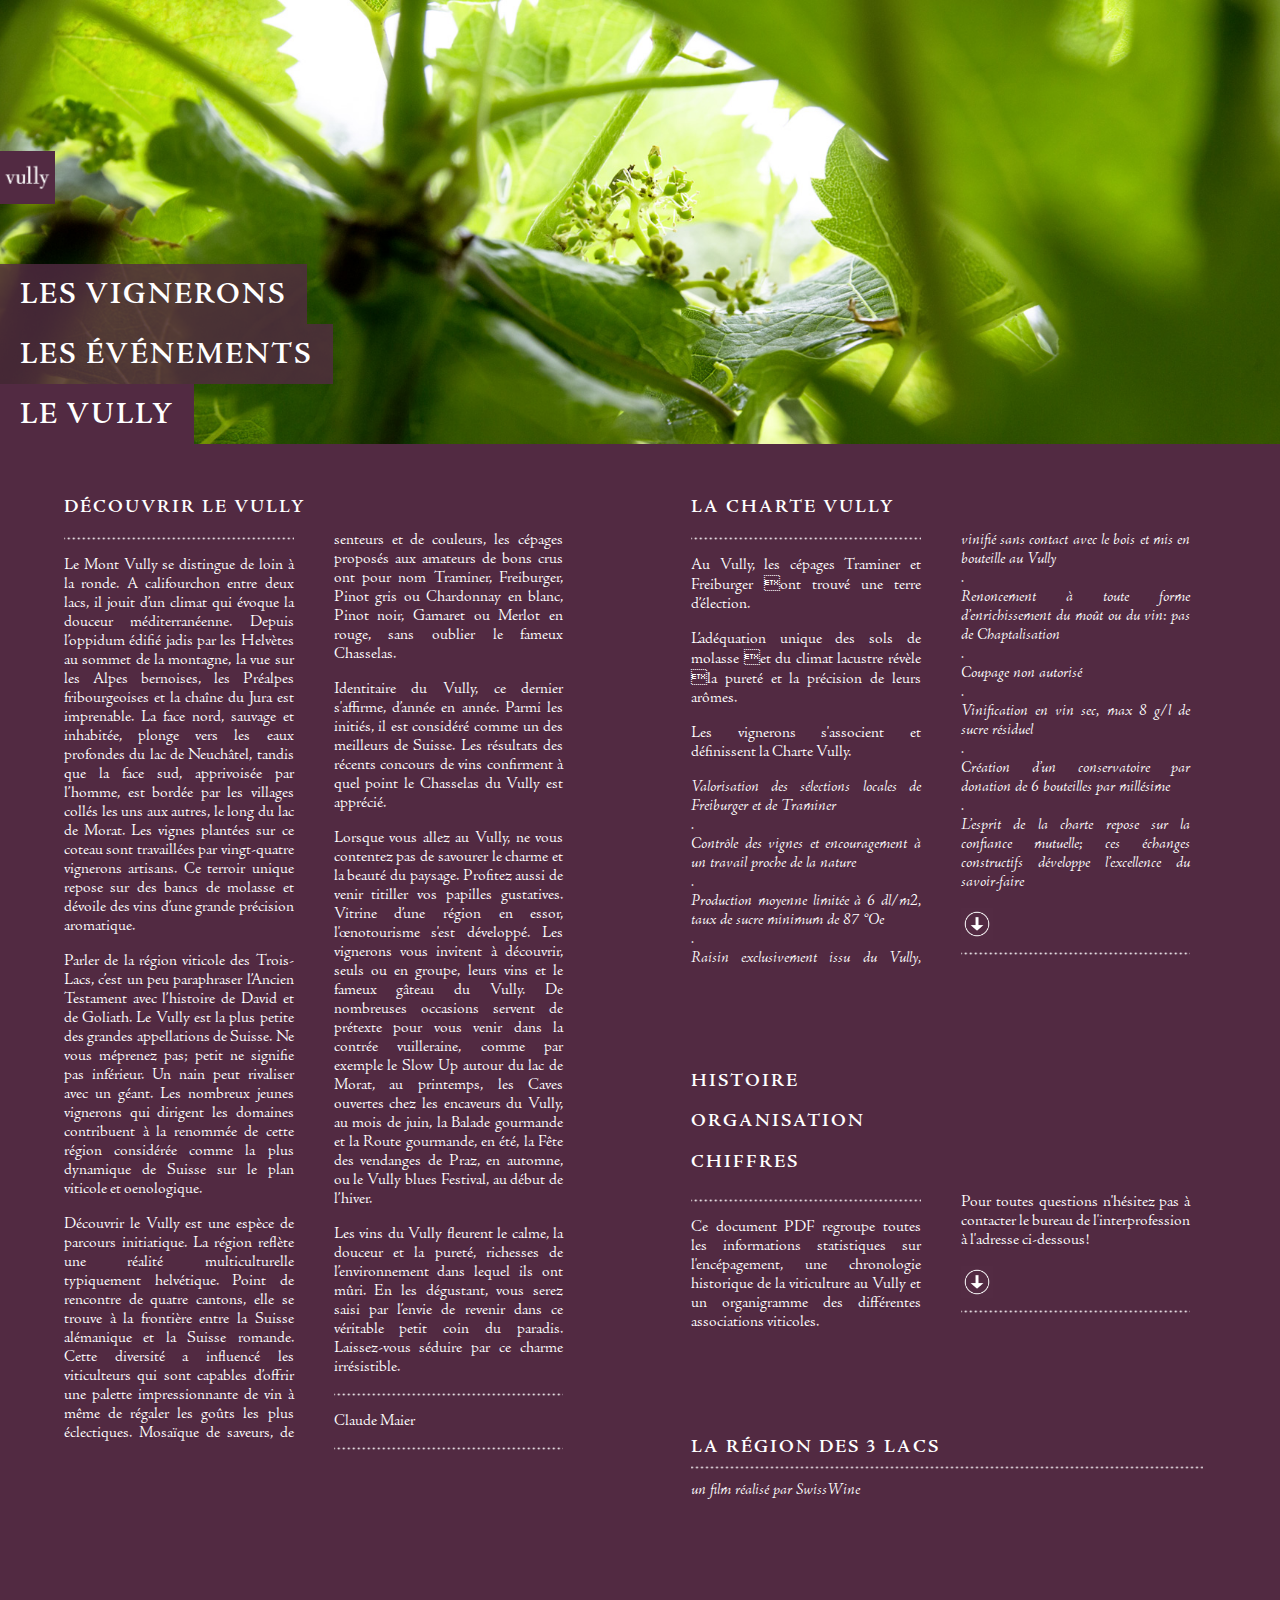
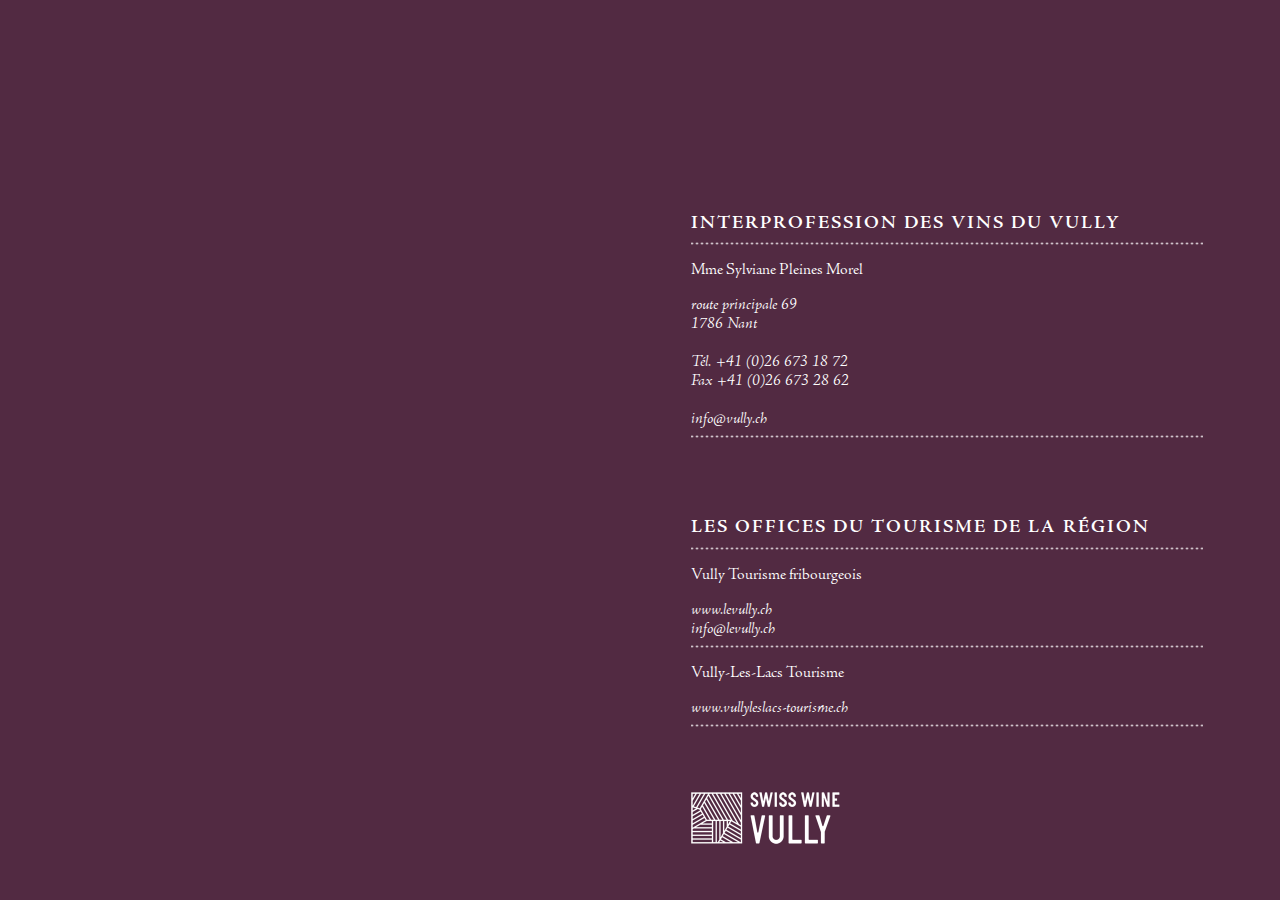
<file: www/vully.html>
<!DOCTYPE html>
<html>
<head>
	<meta charset='utf-8'>
	<title>VULLY : Les Vignerons</title>
	<meta name='viewport' content='width=device-width, user-scalable=yes, initial-scale=1.0'>
	<meta name='description' content='' />
  <style>
    html { height: 100%; }
    body {margin: 0; width: 100%; height: 90%; overflow:auto; }
    .mapContainer { width: 100%; height: 100%; overflow:hidden; }
    .red { background-color: #f00; }
    .bandeau {
      /*background-image: url("img/vully/vully-1.jpg");*/
        background-repeat: none;
        background-size: cover;
        background-position: center;
        padding: 150px 0px 0px 0px;
        }
        body {
          color: #fff;
          background-color: #522A42;
        }
        #vullyContent {
          position:relative;
        }
        #video {
          float:left;
          min-width: 360px;
          width: 90%;
          margin: 0 5%;
          text-align: left;
          color: #fff;
          background-color: #522A42;
          padding-bottom: 50px;
        }
        #video h1:after {
          background-color: transparent;
          background-image: url("img/dot.png");
          background-repeat: repeat-x;
          background-attachment: scroll;
          background-position: center center;
          background-clip: border-box;
          background-origin: padding-box;
          background-size: 5px 3px;
          content: "";
          display: block;
          height: 3px;
          margin-top: 1ex;
          margin-bottom: 1.3ex;
        }
        #le_vully {
                    width: 39%;
          margin: 0px 5%;
        }

@media screen and (min-width:900px) {
  #video {
    width: 40%;
  }
}
  </style>
	<link rel='stylesheet' type='text/css' href='css/vully.css' />
	<link rel='stylesheet' type='text/css' href='css/cb.css' />
</head>
<body>
<div class="bandeau">  
  <a href="index.html" class="logoVully"></a>
  <ul class="menu">
    <li><a href="vignerons.html#vignerons">LES VIGNERONS</a></li>
    <li><a href="evenements.html">LES ÉVÉNEMENTS</a></li>
    <li class="opaque"><a>LE VULLY</a></li>
  </ul>
</div>
<div id="vullyContent">
<div id='le_vully'>
	<h1>DÉCOUVRIR LE VULLY</h1>
	<div class='autoColumns'>
	<p>Le Mont Vully se distingue de loin à la ronde. A califourchon entre deux lacs, il jouit d’un climat qui évoque la douceur méditerranéenne. Depuis l’oppidum édifié jadis par les Helvètes au sommet de la montagne, la vue sur les Alpes bernoises, les Préalpes fribourgeoises et la chaîne du Jura est imprenable. La face nord, sauvage et inhabitée, plonge vers les eaux profondes du lac de Neuchâtel, tandis que la face sud, apprivoisée par l’homme, est bordée par les villages collés les uns aux autres, le long du lac de Morat. Les vignes plantées sur ce coteau sont travaillées par vingt-quatre vignerons artisans. Ce terroir unique repose sur des bancs de molasse et dévoile des vins d’une grande précision aromatique.</p>
	<p>Parler de la région viticole des Trois-Lacs, c’est un peu paraphraser l’Ancien Testament avec l’histoire de David et de Goliath. Le Vully est la plus petite des grandes appellations de Suisse. Ne vous méprenez pas; petit ne signifie pas inférieur. Un nain peut rivaliser avec un géant. Les nombreux jeunes vignerons qui dirigent les domaines contribuent à la renommée de cette région considérée comme la plus dynamique de Suisse sur le plan viticole et oenologique.</p>
	<p>Découvrir le Vully est une espèce de parcours initiatique. La région reflète une réalité multiculturelle typiquement helvétique. Point de rencontre de quatre cantons, elle se trouve à la frontière entre la Suisse alémanique et la Suisse romande. Cette diversité a influencé les viticulteurs qui sont capables d’offrir une palette impressionnante de vin à même de régaler les goûts les plus éclectiques. Mosaïque de saveurs, de senteurs et de couleurs, les cépages proposés aux amateurs de bons crus ont pour nom Traminer, Freiburger, Pinot gris ou Chardonnay en blanc, Pinot noir, Gamaret ou Merlot en rouge, sans oublier le fameux Chasselas.</p>
	<p>Identitaire du Vully, ce dernier s'affirme, d’année en année. Parmi les initiés, il est considéré comme un des meilleurs de Suisse. Les résultats des récents concours de vins confirment à quel point le Chasselas du Vully est apprécié.</p>
	<p>Lorsque vous allez au Vully, ne vous contentez pas de savourer le charme et la beauté du paysage. Profitez aussi de venir titiller vos papilles gustatives. Vitrine d’une région en essor, l'œnotourisme s'est développé. Les vignerons vous invitent à découvrir, seuls ou en groupe, leurs vins et le fameux gâteau du Vully. De nombreuses occasions servent de prétexte pour vous venir dans la contrée vuilleraine, comme par exemple le Slow Up autour du lac de Morat, au printemps, les Caves ouvertes chez les encaveurs du Vully, au mois de juin, la Balade gourmande et la Route gourmande, en été, la Fête des vendanges de Praz, en automne, ou le Vully blues Festival, au début de l’hiver.</p>
	<p>Les vins du Vully fleurent le calme, la douceur et la pureté, richesses de l’environnement dans lequel ils ont mûri. En les dégustant, vous serez saisi par l’envie de revenir dans ce véritable petit coin du paradis. Laissez-vous séduire par ce charme irrésistible.</p>
	<hr/>
	<p>Claude Maier<br/>
	<hr/>
</div>
</div>
<div id="vullyContent">
<div id='le_vully'>
	<h1>LA CHARTE VULLY</h1>
	<div class='autoColumns'>
	<p>Au Vully, les cépages Traminer et Freiburger ont trouvé une terre d’élection.</p>
	<p>L’adéquation unique des sols de molasse et du climat lacustre révèle la pureté et la précision de leurs arômes.</p>
	<p>Les vignerons s'associent et définissent la Charte Vully.</p>
	<em>
	Valorisation des sélections locales de Freiburger et de Traminer
	<br/>.
	<br/>Contrôle des vignes et encouragement à un travail proche de la nature
	<br/>.
	<br/>Production  moyenne limitée à 6 dl/m2, taux de sucre minimum de 87 °Oe
	<br/>.
	<br/>Raisin exclusivement issu du Vully, vinifié sans contact avec le bois et mis en bouteille au Vully
	<br/>.
	<br/>Renoncement à toute forme d’enrichissement du moût ou du vin: pas de Chaptalisation
	<br/>.
	<br/>Coupage non autorisé
	<br/>.
	<br/>Vinification en vin sec, max 8 g/l de sucre résiduel
	<br/>.
	<br/>Création d’un conservatoire par donation de 6 bouteilles par millésime
	<br/>.
	<br/>L’esprit de la charte repose sur la confiance mutuelle; ces échanges constructifs développe l’excellence du savoir-faire</p>
	<em>
    <footer><a href="linked-files/charte-vully-2015.pdf"><img class="iconSize3" src="img/icon-data-linked.png"/></a></footer>
</div>
</div>
<div id="vullyContent">
<div id='le_vully'>
	<h1>HISTOIRE<p>ORGANISATION<p>CHIFFRES</h1>
	<div class='autoColumns'>
	<p>Ce document PDF regroupe toutes les informations statistiques sur l'encépagement, une chronologie historique de la viticulture au Vully et un organigramme des différentes associations viticoles.</p>
	<p>Pour toutes questions n'hésitez pas à contacter le bureau de l'interprofession à l'adresse ci-dessous!</p>
	<em>
    <footer><a href="linked-files/vully-histoire-chiffres-organisation-2015.pdf"><img class="iconSize3" src="img/icon-data-linked.png"/></a></footer>
</div>
</div>
<div id="video">
  <h1>LA RÉGION DES 3 LACS</h1>
  <em>un film réalisé par SwissWine</em>
  <br/>
  <br/>
  <iframe width="360" height="235" src="https://www.youtube.com/embed/fdOXcbuWC1k?rel=0" frameborder="0" allowfullscreen></iframe>
  <h1>INTERPROFESSION DES VINS DU VULLY</h1>
  <h3>Mme  Sylviane Pleines Morel</h3>
  <em>
  route principale 69<br/>
  1786 Nant<br/>
  <br/>
  Tél. +41 (0)26 673 18 72<br/>
  Fax +41 (0)26 673 28 62<br/>
  <br/>
  <a href="mailto:info@vully.ch">info@vully.ch</a><br/>
  <hr/>
  </em>
   <br/>
     <h1>LES OFFICES DU TOURISME DE LA RÉGION</h1>
  <h3>Vully Tourisme fribourgeois</h3>
  <em>
  <a href="http://www.levully.ch/">www.levully.ch</a><br/>
  <a href="mailto:info@levully.ch">info@levully.ch</a><br/>
  <hr/>
  </em>
     <h3>Vully-Les-Lacs Tourisme</h3>
  <em>
  <a href="http:// www.vullyleslacs-tourisme.ch/">www.vullyleslacs-tourisme.ch</a><br/>
  <hr/>
  </em>
   <br/>
   <br/>
   <br/>
   <a href="http://www.swisswine.ch/fr/"><img width="150" height="52" src="img/logo-swisswine-vully.png"/></a>
   <br/>
</div>


</div>
  <script>
  var elem = document.getElementsByClassName("bandeau")[0];
  var num = (1+Math.floor(Math.random()*9));
  elem.style.backgroundImage = 'url("img/vully/vully-' + num + '.jpg")';
  </script>
</body>
</html>
</file>
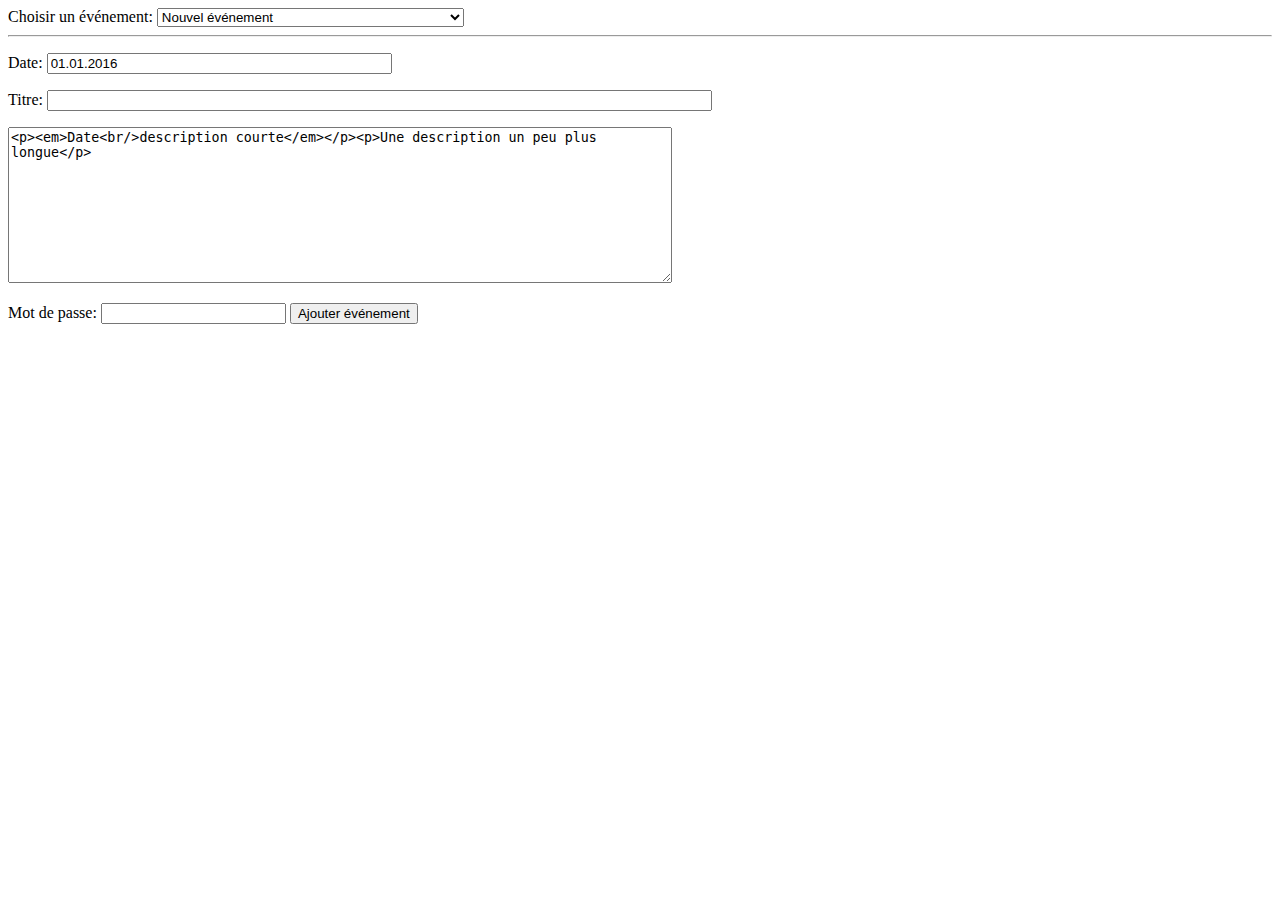
<file: generate_scripts/www/edit_evenements.html>
<!doctype html>
<html>
<head>
  <meta charset="utf-8">
  <title>VULLY : Les Vignerons</title>
</head>
<body>

Choisir un événement:
<select id="entrySelect">
</select>
<div id="errorMessage"></div>
<hr/>

<p>Date: <input id="dateInput" type="text" size="40" name="dateInput"></p>
<p>Titre: <input id="titleInput" type="text" size="80" name="title"></p>
<p><textarea id="textInput" name="text" rows="10" cols="80"></textarea></p>

Mot de passe:
<input id="password" type="text" size="20"/>

<input id="validateButton" type="button" value=""/>

  <!-- load JQuery -->
  <script src="//ajax.googleapis.com/ajax/libs/jquery/1.10.2/jquery.min.js"></script>
  <script>window.jQuery || document.write('<script src="js/jquery-1.10.2.min.js"><\/script>');</script>
  <script src="js/md5.js"></script>

  <script>
    var allEntries = [];
    var newEntry;
    var passwordHashPrefix="";
    
    function resetNewEntry() {
      newEntry = {
"date": "01.01.2016",
"title":"",
"text": "<p><em>Date<br/>description courte</em></p><p>Une description un peu plus longue</p>",
"linkedFile": ""
};
    }
    
    function hashableString(entries) {
      var str = "";
      for (var i in allEntries) {
        var entry = allEntries[i];
        str += ":"+ entry.date + ":" + entry.title + ":" + entry.text;
      }
      return str;
    }
    
    function fillForm() {
      $("#entrySelect option:selected").each(function() {
          $("#dateInput").val($(this).data("entry").date);
          $("#titleInput").val($(this).data("entry").title);
          $("#textInput").text($(this).data("entry").text);
          $("#validateButton").val($(this).val() == "new" ? "Ajouter événement" : "Enregistrer événement");          
      });
    }
    function readForm(entry) {
      entry.date = $("#dateInput").val();
      entry.title = $("#titleInput").val();
      entry.text = $("#textInput").text();
    }
    function populateEntries() {
          var select = $("#entrySelect");
          
          select.html("");
          var item = $("<option value=\"new\">Nouvel événement</option>");
          item.data("entry", newEntry);
          select.append(item);
          
          for (var i in allEntries) {
            var entry = allEntries[i];
            var item = $("<option value=\"" + i + "\">" + entry.date + " - " + entry.title + "</option>");
            item.data("entry", entry);
            select.append(item);
          }
          fillForm();
    }
    function loadEntries() {
      $.ajax({dataType:"json", url:"agenda.json"
      , success: function (entries) {
          allEntries = entries;
          passwordHashPrefix = hashableString(entries);
          populateEntries();          
        },
        error: function(jqXHR, textStatus, error) {
          $("#errorMessage").html("Error:" + textStatus + " - " + error);
        }
      }
      );
    }
      
      
      function validate() {
        $("#errorMessage").text("");
        var entry = $("#entrySelect option:selected").data("entry");
        readForm(entry);
        
        if ($("#password").val().length < 3) {
          $("#errorMessage").text("Erreur: Veuillez rentrer le mot de passe.");
          return;
        }
        
        if (entry.title.length < 3) {
          $("#errorMessage").text("Erreur: titre trop court.");
          return;
        }
        if ($("#entrySelect option:selected").val() == "new") {
          allEntries.push(newEntry);
          resetNewEntry();
        }
        populateEntries();
        
        var saveData = {
          key: $.md5(passwordHashPrefix + "password:" + $("#password").val()),
          entries: allEntries
        };
      }
      
      resetNewEntry();
      loadEntries();
      
      $("#entrySelect").change(fillForm);
      $("#validateButton").click(validate);
  </script>
</body>
</html>
</file>
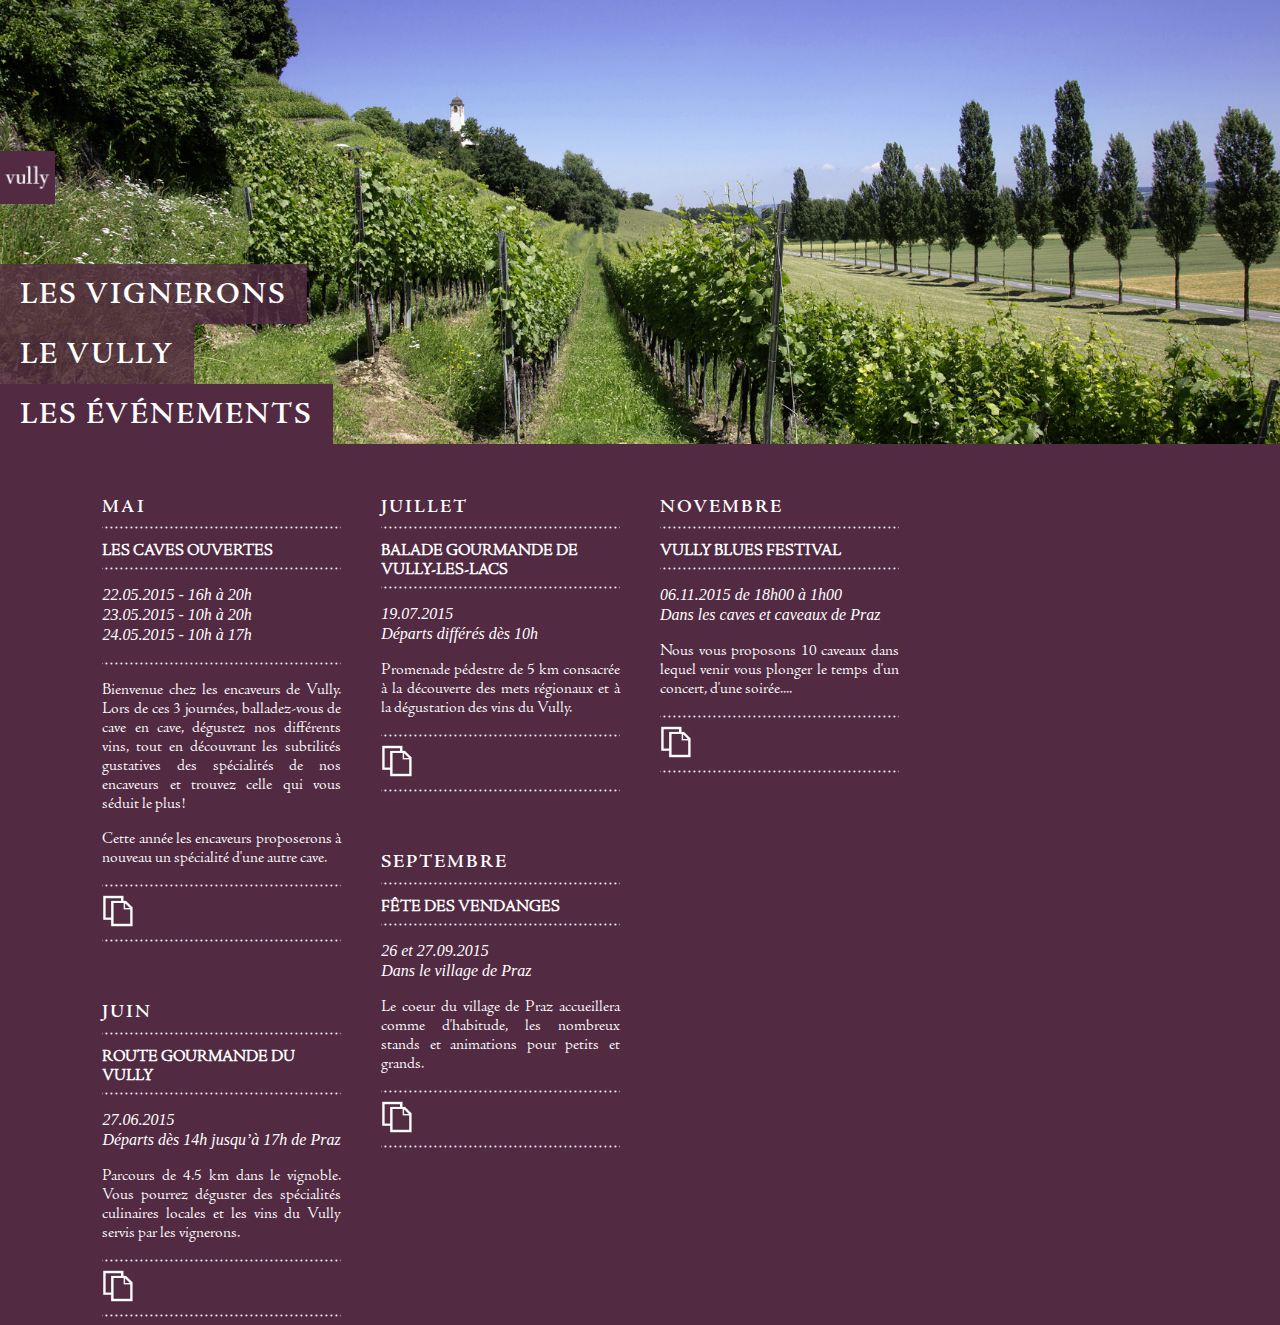
<file: generate_scripts/www/evenements.html>
<!DOCTYPE html>
<html>
<head>
  <meta charset='utf-8'>
  <title>VULLY : Les Vignerons</title>
  <meta name='viewport' content='width=device-width, user-scalable=yes, initial-scale=1.0'>
  <meta name='description' content='' />
  <style>
    html { height: 100%; }
    body {margin: 0; width: 100%; height: 90%; overflow:auto; }
    .mapContainer { width: 100%; height: 100%; overflow:hidden; }
    .red { background-color: #f00; }
    .bandeau {
      /*background-image: url("img/vully/vully-1.jpg");*/
        background-repeat: none;
        background-size: cover;
        background-position: center;
        padding: 150px 0px 0px 0px;
        }
        body {
          color: #fff;
          background-color: #522A42;
        }
        #les_evenements h1:after, #les_evenements h2:after{
          background-color: transparent;
          background-image: url("img/dot.png");
          background-repeat: repeat-x;
          background-attachment: scroll;
          background-position: center center;
          background-clip: border-box;
          background-origin: padding-box;
          background-size: 5px 3px;
          content: "";
          display: block;
          height: 3px;
          margin-top: 1ex;
          margin-bottom: 1.3ex;
        }
  #les_evenements {
    padding: 0px;
    width: 84%;
    margin-right:8%;
    margin-left:8%;
  }
  #les_evenements h1 {
    padding-top: 40px;
  }
  #les_evenements header {
    margin-left: auto;
    margin-right: auto;
    width: 85%;
  }
  
  .block { display: inline-block; }
  </style>
  <link rel='stylesheet' type='text/css' href='css/vully.css' />
  <link rel='stylesheet' type='text/css' href='css/cb.css' />
</head>
<body>
<div class="bandeau">  
  <a href="index.html" class="logoVully"></a>
  <ul class="menu">
    <li><a href="vignerons.html#vignerons">LES VIGNERONS</a></li>
    <li><a href="vully.html">LE VULLY</a></li>
    <li class="opaque"><a>LES ÉVÉNEMENTS</a></li>
  </ul>
</div>
<div id='les_evenements'>
  <div class='autoColumns'>
    <div class="block">
      <h1>MAI</h1>
      <h2>LES CAVES OUVERTES</h2>
      <p><em>22.05.2015 - 16h à 20h<br/>23.05.2015 - 10h à 20h<br/>24.05.2015 - 10h à 17h</em></p>
      <hr/>
      <p>Bienvenue chez les encaveurs de Vully. Lors de ces 3 journées, balladez-vous de cave en cave,
        dégustez nos différents vins, tout en découvrant les subtilités gustatives des spécialités de
        nos encaveurs et trouvez celle qui vous séduit le plus!</p>
        
        <p>
          Cette année les encaveurs proposerons à nouveau un spécialité d'une autre cave.
        </p>
        <footer><a href="linked-files/flyer-cave-ouverte-vully-2014.pdf"><img class="iconSize3" src="img/icon-data-linked.png"/></a></footer>
    </div>
    <div class="block">
      <h1>JUIN</h1>
      <h2>ROUTE GOURMANDE DU VULLY</h2>
      <p><em>27.06.2015<br/>Départs dès 14h jusqu’à 17h de Praz</em></p>
      
      <p>Parcours de 4.5 km dans le vignoble. Vous pourrez déguster des spécialités culinaires locales et les vins du Vully servis par les vignerons.</p>
             
        <footer><a href="linked-files/RG-2014.pdf"><img class="iconSize3" src="img/icon-data-linked.png"/></a></footer>
    </div>
    <div class="block">
      <h1>JUILLET</h1>
      <h2>BALADE GOURMANDE DE VULLY-LES-LACS</h2>
      <p><em>19.07.2015<br/>Départs différés dès 10h</em></p>
      <p>Promenade pédestre de 5 km consacrée à la découverte des mets régionaux et à la dégustation des vins du Vully.</p>
               <footer><img class="iconSize3" src="img/icon-data-linked.png"/></footer>
    </div>
        <div class="block">
      <h1>SEPTEMBRE</h1>
      <h2>FÊTE DES VENDANGES</h2>
      <p><em>26 et 27.09.2015<br/>Dans le village de Praz</em></p>
      <p>Le coeur du village de Praz accueillera comme d'habitude, les nombreux stands et animations pour petits et grands.</p>
                <footer><img class="iconSize3" src="img/icon-data-linked.png"/></footer>
    </div>
            <div class="block">
      <h1>NOVEMBRE</h1>
      <h2>VULLY BLUES FESTIVAL</h2>
      <p><em>06.11.2015 de 18h00 à 1h00<br/>Dans les caves et caveaux de Praz</em></p>
      <p>Nous vous proposons 10 caveaux dans lequel venir vous plonger le temps d'un concert, d'une soirée....</p>
                <footer><a href="http://www.vullybluesclub.ch/"><img class="iconSize3" src="img/icon-data-linked.png"/></a></footer>
    </div>
  </div>
</div>
  <script>
  var elem = document.getElementsByClassName("bandeau")[0];
  var num = (1+Math.floor(Math.random()*9));
  elem.style.backgroundImage = 'url("img/vully/vully-' + num + '.jpg")';
  </script>
</body>
</html>
</file>
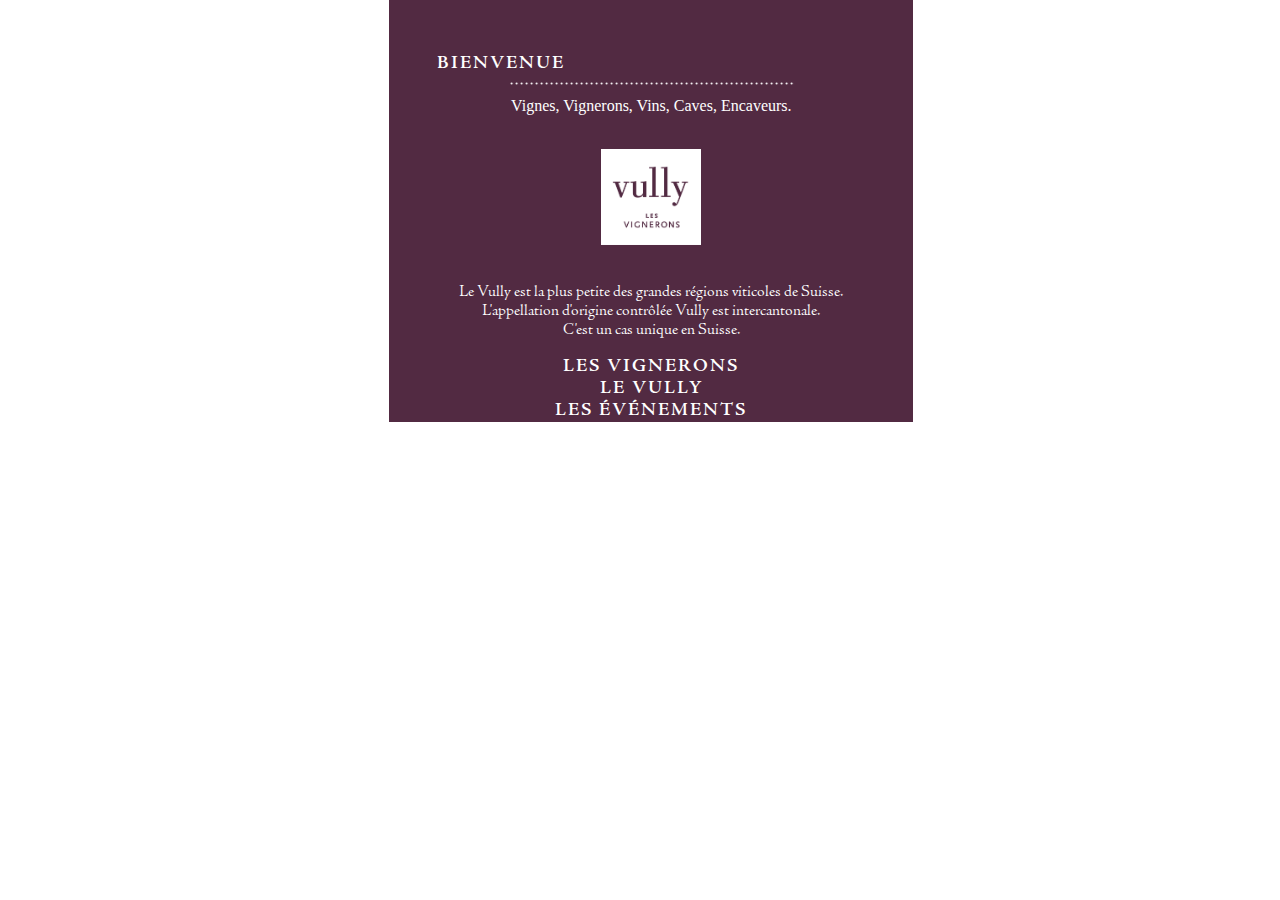
<file: generate_scripts/www/vignerons.html>
<!doctype html>
<html>
<head>
  <meta charset="utf-8">
  <title>VULLY : Les Vignerons</title>
  <meta name="viewport" content="width=device-width, user-scalable=no, initial-scale=1.0">
  <style>
    html { height: 100%; }
    body {margin: 0; width: 100%; height: 100%; overflow:hidden; }
    .mapContainer { width: 100%; height: 100%; overflow:hidden; }
    .listPraz {
      text-align: center;
    }
    .caveHolderNavigation {
      display: block;
      position: absolute;
 	    padding: 0px;
      left:0px;
      bottom:0px;
      width: 380px;
      height: 45px;
      padding-top: 10px;
    }
    .marginLeftRight{
      margin-left: 48px;
      margin-right: 200px;
    }
        #cavesDescription {
      padding: 15px 20px;
      margin-top:20px;
      margin-bottom: 20px;
      white-space: nowrap;
    }
  </style>
  <link rel="stylesheet" href="css/vully.css">
  <script src="js/mapviewer.min.js"></script>
</head>

<body>
  <!-- Map container: the map will be displayed in this div. -->
  <div
    class="mapContainer"
    data-map-url= "http://api.tiles.mapbox.com/v4/mapbox.light/$scale/$x/$y.jpg?access_token=pk.eyJ1IjoibWFwYm94IiwiYSI6IlhHVkZmaW8ifQ.hAMX5hSW-QnTeRCMAy9A8Q";
    data-map-initialLocation="{x:0.5189310839225135,y:0.3516568495720967,scale:0.003060881448394781}"
    <!--data-map-onLocationChange="showLocation"-->
  >
 
    <section id="le_petit_chateau_motier" data-pos="0.519676192870007,0.3519359842099106" class="cave"
    data-text-anchor="-.1,0">
      <article>
        <img class="portraitCave" src="img/portrait-cave/le_petit_chateau_motier.jpg"/>
        <a href="http://www.lepetitchateau.ch/"><img src="img/logo-cave/le_petit_chateau_motier.png" class="logoCave"/></a>
        <header>LE PETIT CHÂTEAU</header>
        Simonet Père &amp; Fils<br/>
        route du Lac 134<br/>
        +41 (0)26 673 14 93<br/>
        +41 (0)79 351 66 55<br/>
        <a class="separatorTop" href="http://www.lepetitchateau.ch/">www.lepetitchateau.ch</a>
      </article>
    </section>
    
     <section id="cave_aux_hirondelles" data-pos="0.5197123506715267,0.35191525728703676"
         data-zoom="0.0000259861799265515" class="cave praz">
      <article>
        <img class="portraitCave" src="img/portrait-cave/cave_aux_hirondelles.jpg"/>
        <a href="http://www.caveauxhirondelles.ch/"><img src="img/logo-cave/cave_aux_hirondelles.png"class="logoCave"/></a>
        <header>CAVE AUX HIRONDELLES</header>
        Michel &amp; Carole Pellet<br/>
        chemin du Ruisseau 3<br/>
        +41 (0)26 673 16 47<br/>
        +41 (0)79 347 57 49<br/>
        <a class="separatorTop" href="http://www.caveauxhirondelles.ch/">www.caveauxhirondelles.ch</a>
      </article>
    </section>
    
    <section id="cave_bel_air_praz" data-pos="0.5197148690625208,0.35191969440217047" 
        data-zoom="0.0000259861799265515" class="cave praz">
      <article>
        <img class="portraitCave" src="img/portrait-cave/cave_bel_air_praz.jpg"/>
        <a href="http://www.bel-air-lac.ch/"><img src="img/logo-cave/cave_bel_air_praz.png" class="logoCave"/></a>
        <header>CAVE BEL-AIR</header>
        Roland Chervet<br/>
        route principale 145<br/>
        +41 (0)26 673 14 14<br/>
        <a class="separatorTop" href="http://www.bel-air-lac.ch/">www.bel-air-lac.ch</a>
      </article>
    </section>
    
    <section id="cave_de_la_tour" data-map-pos="0.5196848089179845,0.35193275964934906" class="cave">
      <article>
        <img class="portraitCave" src="img/portrait-cave/cave_de_la_tour.jpg"/>
        <a href="http://www.biolley-vins.ch/"><img src="img/logo-cave/cave_de_la_tour.png" class="logoCave"/></a>
        <header>CAVE DE LA TOUR</header>
        Jean-François, Jocelyne &amp; Lionel Biolley<br/>
        route du Lac 90<br/>
        +41 (0)26 673 21 49<br/>
        +41 (0)79 408 73 82<br/>
        <a class="separatorTop" href="http://www.biolley-vins.ch/">www.biolley-vins.ch</a>
      </article>
    </section>
    
     <section id="cave_du_chateau_montmagny" data-pos="0.5194718918578636,0.3520282438172595" class="cave"
     data-text-anchor=".5,1.8">
      <article>
        <img class="portraitCave" src="img/portrait-cave/cave_du_chateau_montmagny.jpg"/>
        <a href="http://www.caves-du-chateau-sa.ch/"><img src="img/logo-cave/cave_du_chateau_montmagny.png" class="logoCave"/></a>
        <header>CAVES DU CHÂTEAU SA</header>
        Familles Loup &amp; Matthey<br/>
        rue de la Poste 5<br/>
        +41 (0)26 677 13 30<br/>
        +41 (0)79 679 10 88<br/>
        <a class="separatorTop" href="http://www.caves-du-chateau-sa.ch/">www.caves-du-chateau-sa.ch</a>
      </article>
    </section>
    
     <section id="cave_guillod" data-pos="0.5197147619021749,0.35191381235933317" 
         data-zoom="0.0000259861799265515" class="cave praz">
      <article>
        <img class="portraitCave" src="img/portrait-cave/cave_guillod.jpg"/>
        <a href="http://www.caveguillod.ch/"><img src="img/logo-cave/cave_guillod.png" class="logoCave"/></a>
        <header>CAVE GUILLOD SA</header>
        Cédric Guillod<br/>
        Amont le Ruz 1<br/>
        +41 (0)79 237 70 33<br/>
        <a class="separatorTop" href="http://www.caveguillod.ch/">www.caveguillod.ch</a>
      </article>
    </section>
    
    <section id="javet_javet" data-pos="0.5196448198741267,0.35193121953423756" class="cave"
    data-text-anchor="1.15,.6">
      <article>
        <img class="portraitCave" src="img/portrait-cave/javet_javet.jpg"/>
        <a href="http://www.javet.ch/"><img src="img/logo-cave/javet_javet.png" class="logoCave"/></a>
        <header>JAVET &amp; JAVET</header>
        Gérard &amp; Etienne Javet<br/>
        Quart-Dessus 8<br/>
        +41 (0)26 673 10 67<br/>
        +41 (0)79 267 42 46<br/>
        <a class="separatorTop" href="http://www.javet.ch/">www.javet-javet.ch</a>
      </article>
    </section>
    
    <section id="cave_parisod" data-pos="0.5195101162062695,0.3520335436208509" class="cave"
    data-text-anchor="-.15,0">
      <article>
        <img class="portraitCave" src="img/portrait-cave/cave_parisod.jpg"/>
        <a href="http://www.parisod.com/"><img src="img/logo-cave/cave_parisod.png" class="logoCave"/></a>
        <header>CAVE PARISOD</header>
        Sylvain &amp; Murielle Parisod<br/>
        Bellerive 14<br/>
        +41 (0)26 677 12 68<br/>
        +41 (0)79 515 26 09<br/>
        <a class="separatorTop" href="http://www.parisod.com/">www.parisod.com</a>
      </article>
    </section>
    
    <section id="chateau_de_praz" data-pos="0.5197146928477696,0.35191874057372086" 
        data-zoom="0.0000259861799265515" class="cave praz">
      <article>
        <img class="portraitCave" src="img/portrait-cave/chateau_de_praz.jpg"/>
        <a href="http://www.chateaudepraz.ch/"><img src="img/logo-cave/chateau_de_praz.png" class="logoCave"/></a>
        <header>CHÂTEAU DE PRAZ</header>
        Marylène &amp; Louis Bovard-Chervet<br/>
        rue du Château 1<br/>
        +41 (0)26 673 18 18<br/>
        <a class="separatorTop" href="http://www.chateaudepraz.ch/">www.chateaudepraz.ch</a>
      </article>
    </section>
    
     <section id="cru_hopital" data-pos="0.5196516422897642,0.35194757029012297" class="cave"
     data-text-anchor=".2, -.8">
      <article>
        <img class="portraitCave" src="img/portrait-cave/cru_hopital.jpg"/>
        <a href="http://www.cru-hopital.ch/"><img src="img/logo-cave/cru_hopital.png" class="logoCave"/></a>
        <header>CRU DE L'HÔPITAL</header>
        Bourgeoisie de Morat · Christian Vessaz<br/>
        route du Lac 200<br/>
        +41 (0)26 673 19 10<br/>
        <a class="separatorTop" href="http://www.cru-hopital.ch/">www.cru-hopital.ch</a>
      </article>
    </section>
    
     <section id="domaine_chervet_praz" data-pos="0.519716848825074,0.3519161821681654" 
         data-zoom="0.0000259861799265515" class="cave praz">
      <article>
        <img class="portraitCave" src="img/portrait-cave/domaine_chervet_praz.jpg"/>
        <a href="http://www.domainechervet.ch/"><img src="img/logo-cave/domaine_chervet_praz.png" class="logoCave"/></a>
        <header>DOMAINE CHERVET</header>
        Jean-Daniel Chervet<br/>
        ruelle des Gerles 6<br/>
        +41 (0)26 673 17 41<br/>
        <a class="separatorTop" href="http://www.domainechervet.ch/">www.domainechervet.ch</a>
      </article>
    </section>
    
     <section id="domaine_de_chambaz" data-pos="0.5196711814108116,0.35193860455729653" class="cave"
     data-text-anchor=".2,-.8">
      <article>
        <img class="portraitCave" src="img/portrait-cave/domaine_de_chambaz.jpg"/>
        <a href="http://www.chautems-cave.ch/"><img src="img/logo-cave/domaine_de_chambaz.png" class="logoCave"/></a>
        <header>DOMAINE DE CHAMBAZ</header>
        Francis Chautems<br/>
        route du Lac 150<br/>
        +41 (0)26 673 12 09<br/>
        <a class="separatorTop" href="http://www.chautems-cave.ch/">www.chautems-cave.ch</a>
      </article>
    </section>
    
     <section id="domaine_de_villarose" data-pos="0.5196097527124997,0.351951905803732" class="cave"
     data-text-anchor="1.1,.7">
      <article>
        <img class="portraitCave" src="img/portrait-cave/domaine_de_villarose.jpg"/>
        <a href="http://www.domaine-de-villarose.ch/"><img src="img/logo-cave/domaine_de_villarose.png" class="logoCave"/></a>
        <header>DOMAINE DE VILLAROSE</header>
        Alain &amp; Patricia Besse<br/>
        chemin de l’Aubel 6<br/>
        +41 (0)26 673 12 40<br/>
        +41 (0)79 658 34 41<br/>
        <a class="separatorTop" href="http://www.domaine-de-villarose.ch/">www.domaine-de-villarose.ch</a>
      </article>
    </section>
    
     <section id="domaine_du_vieux_moulin" data-pos="0.5196820099759919,0.3519335001650278" class="cave"
     data-text-anchor=".1,1.8">
      <article>
        <img class="portraitCave" src="img/portrait-cave/domaine_du_vieux_moulin.jpg"/>
        <a href="http://www.derronvins.ch/"><img src="img/logo-cave/domaine_du_vieux_moulin.png" class="logoCave"/></a>
        <header>DOMAINE DU VIEUX MOULIN</header>
        A. Derron &amp; fils SA <br/>
        ruelle des Vignerons 1<br/>
        +41 (0)26 673 14 61<br/>
        +41 (0)79 622 91 30<br/>
        <a class="separatorTop" href="http://www.derronvins.ch/">www.derronvins.ch</a>
      </article>
    </section>
             
     <section id="la_cote_aux_moines" data-pos="0.5193910216690427,0.3520269976302169" class="cave"
     data-text-anchor=".1,-.9">
      <article>
        <img class="portraitCave" src="img/portrait-cave/la_cote_aux_moines.jpg"/>
        <img src="img/logo-cave/la_cote_aux_moines.png" class="logoCave"/>
        <header>CAVE DE LA CÔTE AUX MOINES</header>
        Mary-Christine Christinat<br/>
        route de la Croix 5<br/>
        +41 (0)79 665 18 90<br/>
      </article>
    </section>
    
     <section id="madeleine_ruedin_vins" data-pos="0.5195090554619094,0.35205433989162505" class="cave">
      <article>
        <img class="portraitCave" src="img/portrait-cave/madeleine_ruedin_vins.jpg"/>
        <a href="http://www.madeleineruedinvins.ch/"><img src="img/logo-cave/madeleine_ruedin_vins.png" class="logoCave"/></a>
        <header>MADELEINE RUEDIN</header>
        route de Vallamand 17<br/>
        +41 (0)79 446 97 34<br/>
        <a class="separatorTop" href="http://www.madeleineruedinvins.ch/">www.madeleineruedinvins.ch</a>
      </article>
    </section>
    
    <section id="schmutz_vins_sa" data-pos="0.5197167718678604,0.35191669548927124" 
        data-zoom="0.0000259861799265515" class="cave praz">
      <article>
        <img class="portraitCave" src="img/portrait-cave/schmutz_vins_sa.jpg"/>
        <a href="http://www.schmutzvin.ch/"><img src="img/logo-cave/schmutz_vins_sa.png" class="logoCave"/></a>
        <header>SCHMUTZ VINS SA</header>
        Christine &amp; Sébastien Schmutz<br/>
        route Principale · chemin des Stocks 6<br/>
        +41 (0)26 673 24 60<br/>
        +41 (0)79 486 54 19<br/>
        <a class="separatorTop" href="http://www.schmutzvin.ch/">www.schmutzvin.ch</a>
      </article>
    </section>
    
    <section id="cave_du_tonnelier" data-pos="0.5195544716723808,0.35200176049082726" class="cave">
      <article>
        <img class="portraitCave" src="img/portrait-cave/cave_du_tonnelier.jpg"/>
        <a href="http://www.rogermatthey.ch/"><img src="img/logo-cave/cave_du_tonnelier.png" class="logoCave"/></a>
        <header>CAVE DU TONNELIER</header>
        Roger Matthey<br/>
        route du Grand-Pré 1<br/>
        +41 (0)26 677 12 68<br/>
        +41 (0)79 629 12 77<br/>
        <a class="separatorTop" href="http://www.rogermatthey.ch/">www.rogermatthey.ch</a>
      </article>
    </section>
    
    <section id="domaine_burnier" data-pos="0.5197399721368955,0.35190293941147993" class="cave"
    data-text-anchor=".4,-.8">
      <article>
        <img class="portraitCave" src="img/portrait-cave/domaine_burnier.jpg"/>
        <header>DOMAINE BURNIER</header>
        Renaud Burnier<br/>
        route Principale 39<br/>
        +41 (0)26 673 30 10<br/>
        +41 (0)79 634 74 44<br/>
        <a class="separatorTop" href="mailto:domaine.burnier@bluewin.ch">domaine.burnier@bluewin.ch</a>
      </article>
    </section>
    
    <section id="cave_du_vieux_praz" data-pos="0.5197150829913891,0.3519172445688405"
        data-zoom="0.0000259861799265515" class="cave praz">
      <article>
        <img class="portraitCave" src="img/portrait-cave/cave_vieux_praz.jpg"/>
        <header>CAVE DU VIEUX-PRAZ</header>
        Famille Dupasquier<br/>
        ruelle des Gerles 13<br/>
        +41 (0)26 673 19 75<br/>
        +41 (0)79 479 69 83<br/>
        <a class="separatorTop" href="mailto:christophe.dupasquier@bluewin.ch">christophe.dupasquier@bluewin.ch</a>
      </article>
    </section>
    
    <section id="cave_des_marnes" data-pos="0.5194771328820853,0.3520580321199838" class="cave"
    data-text-anchor="1.1,.8">
      <article>
        <img class="portraitCave" src="img/portrait-cave/cave_des_marnes.jpg"/>
        <header>CAVE DES MARNES</header>
        Pierre Gentizon<br/>
        route du Village 14<br/>
        +41 (0)26 677 13 64<br/>
        +41 (0)79 230 73 58<br/>
        <a class="separatorTop" href="http://www.gentizonvins.ch/">www.gentizonvins.ch</a>
      </article>
    </section>
    
    <section id="les_2_belles_rives" data-pos="0.5195003480600834,0.35202942984065083" class="cave"
    data-text-anchor="-.1,1.2">
      <article>
        <img class="portraitCave" src="img/portrait-cave/cave_champmontet.jpg"/>
        <header>CAVE DU CHAMPMONTET</header>
        Annelise Ogi-Hurni<br/>
        Champs-Montet 7<br/>
        +41 (0)26 677 17 19<br/>
        +41 (0)79 275 09 46<br/>
        <a class="separatorTop" href="http://www.les2bellesrives.ch/">www.les2bellesrives.ch</a>
      </article>
    </section>
    
    <section id="paul_marti_fils" data-pos="0.5194899998813183,0.3520656017303511" class="cave"
    data-text-anchor=".5, -.8">
      <article>
        <img class="portraitCave" src="img/portrait-cave/cave_echiquier.jpg"/>
        <header>CAVE DE L’ÉCHIQUIER</header>
        Laurent Seydoux<br/>
        route de Salavaux 2<br/>
        +41 (0)26 677 15 27<br/>
        +41 (0)79 903 92 32<br/>
        <a class="separatorTop" href="mailto:cavedelechiquier@gmail.com/">cavedelechiquier@gmail.com</a>
      </article>
    </section>
    
    <section id="cave_du_chateau_de_mur" data-pos="0.5196182240255314,0.35195419677673395" class="cave"
    data-text-anchor=".5,-.8">
      <article>
        <img class="portraitCave" src="img/portrait-cave/cave_du_chateau_de_mur.jpg"/>
        <header>CAVE DU CHÂTEAU DE MUR</header>
        rue du Château 10<br/>
        +41 (0)26 305 22 65<br/>
        <a class="separatorTop" href="http://www.domainesduvully.ch/">www.domainesduvully.ch</a>
      </article>
    </section>

    <section id="home" class="centered" class="cave">
      <header>
        <h1 class="separatorBottom">BIENVENUE</h1>
        <em>Vignes, Vignerons, Vins, Caves, Encaveurs.</em>
      </header>
      
      <p style="margin-top:2em;margin-bottom:2em"><img src="img/logo-vignerons-blanc.png" style="width:100px"/></p>
      
      <p>Le Vully est la plus petite des grandes régions viticoles de Suisse.<br/>
        L'appellation d'origine contrôlée Vully est intercantonale.<br/>
        C'est un cas unique en Suisse.</p>
      
      <ul>
        <li><a href="#vignerons">LES VIGNERONS</a></li>
        <li><a href="vully.html">LE VULLY</a></li>
        <li><a href="evenements.html">LES ÉVÉNEMENTS</a></li>
      </ul>
    </section>

    <div class="mapIconDiv only_on vignerons" data-map-pos="0.5197157311485393,0.35191683345002545"
        data-map-anchor=".5,.5">
      <a href="#praz">
        <img src="img/icon-cave.png" class="largeMapIcon"/>
      </a>
    </div>
    <div id="listePraz" class="mapLabelDiv only_on vignerons" data-map-pos="0.5197157311485393,0.35191683345002545"
        data-map-anchor="1.1,.8">
    </div>    
  </div>

  <div class="navButton">
    <ul class="menu">
      <li><a href="vully.html">LE VULLY</a></li>
      <li><a href="evenements.html">LES ÉVÉNEMENTS</a></li>
      <li class="opaque"><a href="#vignerons">LES VIGNERONS</a></li> </ul>
  <div id="cavesDescription" class="semiTransp">
    24 vignerons vous accueillent.<br/>
    Cliquez sur le nom de la cave pour voir les informations de contact.<br/>
    Les horaires d'ouverture des caves se trouvent sur leur site respectif.
  </div>
  <br/>
  <a href="index.html" class="logoVully"></a>
  </div>

  <div class="caveHolderNavigation opaque">
    <a href="index.html"><img class="iconSize2 marginLeftRight" src="img/logo-vully-blanc.png"/></a>
    <a href="#vignerons"><img class="iconSize3" src="img/icon-zoom-out.png"/></a>
  </div>

  <!-- load JQuery -->
  <script src="//ajax.googleapis.com/ajax/libs/jquery/1.10.2/jquery.min.js"></script>
  <script>window.jQuery || document.write('<script src="js/jquery-1.10.2.min.js"><\/script>');</script>

  <!-- Load our page logic code. -->
  <script src="js/vully.js"></script>

  <!-- Debug footer: Show location information under the map.
  <div class="footer">
    Location:<span id="location"></span>
    Mouse: <span id="mousePos"></span>
  </div>
  <script>
    var initialized = false;
    function showLocation(canvasTileRenderer) {
      var location = canvasTileRenderer.location;
      var element = document.getElementById("location");
      element.innerHTML =
        "{x:" + location.x + ",y:" + location.y + ",scale:" + location.scale+"}";
      if (!initialized) { initMouseClicInfo(canvasTileRenderer); }
    }
    function initMouseClicInfo(canvasTileRenderer) {
      var container = document.getElementsByClassName("mapContainer")[0];
      container.addEventListener("mousedown", function(event) {
        var viewerPos = Utils.eventPosInElementCoordinates(
            event, canvasTileRenderer.canvas);
        var worldPos = canvasTileRenderer.pinchZoom.worldPosFromViewerPos(viewerPos);
        var element = document.getElementById("mousePos");
        element.innerHTML = "" + worldPos.x + "," + worldPos.y;
      }, false);
    }
  </script>
-->
</body>
</html>
</file>
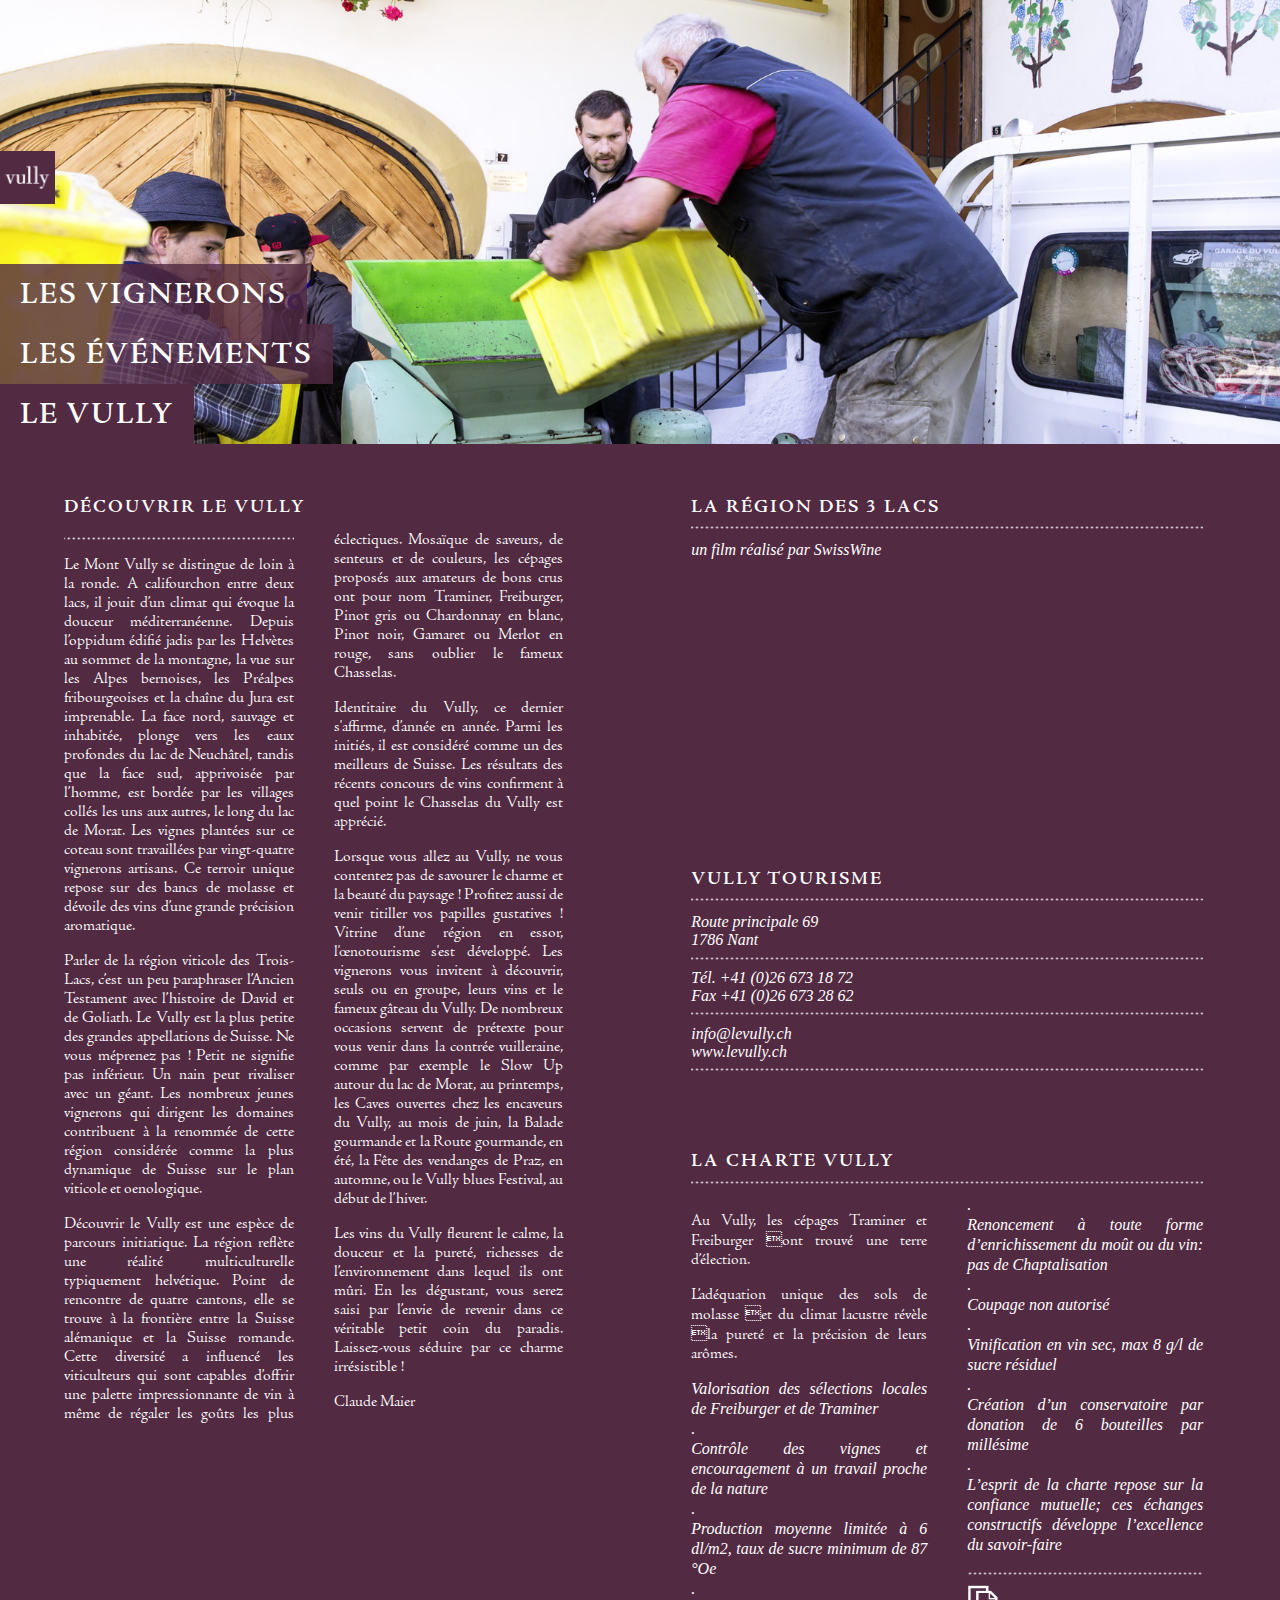
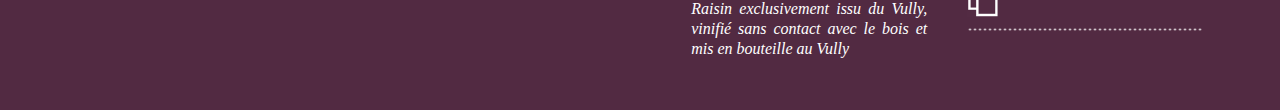
<file: generate_scripts/www/vully.html>
<!DOCTYPE html>
<html>
<head>
	<meta charset='utf-8'>
	<title>VULLY : Les Vignerons</title>
	<meta name='viewport' content='width=device-width, user-scalable=yes, initial-scale=1.0'>
	<meta name='description' content='' />
  <style>
    html { height: 100%; }
    body {margin: 0; width: 100%; height: 90%; overflow:auto; }
    .mapContainer { width: 100%; height: 100%; overflow:hidden; }
    .red { background-color: #f00; }
    .bandeau {
      /*background-image: url("img/vully/vully-1.jpg");*/
        );
        background-repeat: none;
        background-size: cover;
        background-position: center;
        padding: 150px 0px 0px 0px;
        }
        body {
          color: #fff;
          background-color: #522A42;
        }
        #vullyContent {
          position:relative;
        }
        #video {
          float:left;
          min-width: 360px;
          width: 90%;
          margin: 0 5%;
          text-align: left;
          color: #fff;
          background-color: #522A42;
          padding-bottom: 50px;
        }
        #video h1:after {
          background-color: transparent;
          background-image: url("img/dot.png");
          background-repeat: repeat-x;
          background-attachment: scroll;
          background-position: center center;
          background-clip: border-box;
          background-origin: padding-box;
          background-size: 5px 3px;
          content: "";
          display: block;
          height: 3px;
          margin-top: 1ex;
          margin-bottom: 1.3ex;
        }
        #le_vully {
                    width: 39%;
          margin: 0px 5%;
        }

@media screen and (min-width:900px) {
  #video {
    width: 40%;
  }
}
  </style>
	<link rel='stylesheet' type='text/css' href='css/vully.css' />
	<link rel='stylesheet' type='text/css' href='css/cb.css' />
</head>
<body>
<div class="bandeau">  
  <a href="index.html" class="logoVully"></a>
  <ul class="menu">
    <li><a href="vignerons.html#vignerons">LES VIGNERONS</a></li>
    <li><a href="evenements.html">LES ÉVÉNEMENTS</a></li>
    <li class="opaque"><a>LE VULLY</a></li>
  </ul>
</div>
<div id="vullyContent">
<div id='le_vully'>
	<h1>DÉCOUVRIR LE VULLY</h1>
	<div class='autoColumns'>
	<p>Le Mont Vully se distingue de loin à la ronde. A califourchon entre deux lacs, il jouit d’un climat qui évoque la douceur méditerranéenne. Depuis l’oppidum édifié jadis par les Helvètes au sommet de la montagne, la vue sur les Alpes bernoises, les Préalpes fribourgeoises et la chaîne du Jura est imprenable. La face nord, sauvage et inhabitée, plonge vers les eaux profondes du lac de Neuchâtel, tandis que la face sud, apprivoisée par l’homme, est bordée par les villages collés les uns aux autres, le long du lac de Morat. Les vignes plantées sur ce coteau sont travaillées par vingt-quatre vignerons artisans. Ce terroir unique repose sur des bancs de molasse et dévoile des vins d’une grande précision aromatique.</p>
	<p>Parler de la région viticole des Trois-Lacs, c’est un peu paraphraser l’Ancien Testament avec l’histoire de David et de Goliath. Le Vully est la plus petite des grandes appellations de Suisse. Ne vous méprenez pas  ! Petit ne signifie pas inférieur. Un nain peut rivaliser avec un géant. Les nombreux jeunes vignerons qui dirigent les domaines contribuent à la renommée de cette région considérée comme la plus dynamique de Suisse sur le plan viticole et oenologique.</p>
	<p>Découvrir le Vully est une espèce de parcours initiatique. La région reflète une réalité multiculturelle typiquement helvétique. Point de rencontre de quatre cantons, elle se trouve à la frontière entre la Suisse alémanique et la Suisse romande. Cette diversité a influencé les viticulteurs qui sont capables d’offrir une palette impressionnante de vin à même de régaler les goûts les plus éclectiques. Mosaïque de saveurs, de senteurs et de couleurs, les cépages proposés aux amateurs de bons crus ont pour nom Traminer, Freiburger, Pinot gris ou Chardonnay en blanc, Pinot noir, Gamaret ou Merlot en rouge, sans oublier le fameux Chasselas.</p>
	<p>Identitaire du Vully, ce dernier s'affirme, d’année en année. Parmi les initiés, il est considéré comme un des meilleurs de Suisse. Les résultats des récents concours de vins confirment à quel point le Chasselas du Vully est apprécié.</p>
	<p>Lorsque vous allez au Vully, ne vous contentez pas de savourer le charme et la beauté du paysage  ! Profitez aussi de venir titiller vos papilles gustatives  ! Vitrine d’une région en essor, l'œnotourisme s'est développé. Les vignerons vous invitent à découvrir, seuls ou en groupe, leurs vins et le fameux gâteau du Vully. De nombreux occasions servent de prétexte pour vous venir dans la contrée vuilleraine, comme par exemple le Slow Up autour du lac de Morat, au printemps, les Caves ouvertes chez les encaveurs du Vully, au mois de juin, la Balade gourmande et la Route gourmande, en été, la Fête des vendanges de Praz, en automne, ou le Vully blues Festival, au début de l’hiver.</p>
	<p>Les vins du Vully fleurent le calme, la douceur et la pureté, richesses de l’environnement dans lequel ils ont mûri. En les dégustant, vous serez saisi par l’envie de revenir dans ce véritable petit coin du paradis. Laissez-vous séduire par ce charme irrésistible !</p>
	<p class='signature'>Claude Maier</p>
	</div>
</div>
<div id="video">
  <h1>LA RÉGION DES 3 LACS</h1>
  <em>un film réalisé par SwissWine</em>
  <br/>
  <br/>
  <iframe width="360" height="235" src="https://www.youtube.com/embed/fdOXcbuWC1k?rel=0" frameborder="0" allowfullscreen></iframe>
  <h1>VULLY TOURISME</h1>
  <em>
  Route principale 69<br />
  1786 Nant<br />
  <hr/>
  Tél. +41 (0)26 673 18 72<br/>
  Fax +41 (0)26 673 28 62
  <hr/>
  <a href="mailto:info@levully.ch">info@levully.ch</a><br/>
  <a href="http://www.levully.ch/">www.levully.ch</a>
  <hr/>
  </em>
   <br/>
<h1>LA CHARTE VULLY</h1>
	<div class='autoColumns'>
<p>Au Vully, les cépages Traminer et Freiburger ont trouvé une terre d’élection.</p>
<p>L’adéquation unique des sols de molasse et du climat lacustre révèle la pureté et la précision de leurs arômes.</p>
<em>
Valorisation des sélections locales de Freiburger et de Traminer
<br/>.
<br/>Contrôle des vignes et encouragement à un travail proche de la nature
<br/>.
<br/>Production  moyenne limitée à 6 dl/m2, taux de sucre minimum de 87 °Oe
<br/>.
<br/>Raisin exclusivement issu du Vully, vinifié sans contact avec le bois et mis en bouteille au Vully
<br/>.
<br/>Renoncement à toute forme d’enrichissement du moût ou du vin: pas de Chaptalisation
<br/>.
<br/>Coupage non autorisé
<br/>.
<br/>Vinification en vin sec, max 8 g/l de sucre résiduel
<br/>.
<br/>Création d’un conservatoire par donation de 6 bouteilles par millésime
<br/>.
<br/>L’esprit de la charte repose sur la confiance mutuelle; ces échanges constructifs développe l’excellence du savoir-faire</p>
<em>
        <footer><a href="linked-files/charte-vully-2015.pdf"><img class="iconSize3" src="img/icon-data-linked.png"/></a></footer>
	</div>
	</div>


</div>
  <script>
  var elem = document.getElementsByClassName("bandeau")[0];
  var num = (1+Math.floor(Math.random()*9));
  elem.style.backgroundImage = 'url("img/vully/vully-' + num + '.jpg")';
  </script>
</body>
</html>
</file>
<file: www/css/vully.css>
/* CSS for Vully web site. Julien Pilet + Antoine Javet, 2014. */

/* fonts */
@font-face {
    font-family: 'AJensonProLt';
    font-style: normal;
    src: url('AJensonPro-Lt.otf')
}

@font-face {
    font-family: 'AJensonPro-ital';
    font-style: normal;
    src: url('AJensonPro-2.otf')
}

@font-face {
    font-family: 'AJensonProSemibold';
    font-style: normal;
    src: url('AJensonPro-Semibold.otf')
}

@font-face {
    font-family: 'AJensonProSemiboldIt';
    font-style: normal;
    src: url('AJensonPro-SemiboldIt.otf')
}

section {
  color: #fff;
  background-color: #522A42;
  position: absolute;
  display: none;

  width: 40ex;

  top: 10%;
  left: 30%;

  padding: 0px 48px 0px 48px;
  text-align: left;
  font-family: "AJensonProLt";

  z-index: 10;
}

section p {
  line-height: 120%;
}

.only_on.selectedSection, .selectedSection {
  display: block;
}
.only_on,.hide {
  display: none;
}

.navButton {
  position: absolute;
  left:0px;
  top:0px;
  max-width:50%;
  background-color: rgba(0,0,0,0);
  display:inline;
}

.navButton img {
  position: absolute;
  width: 2em;
  height: 2em;
}

div.mapContainer {
  position: relative;
}

h1 {
  font-family: "AJensonProSemibold";
  font-size: 14pt;
  letter-spacing: 2px;
  padding-top: 40px;
  padding-bottom: 0,3px;
  font-weight: normal;
  text-align: left;
}

h2 {
  font-size: 12pt;
  text-align: left;
}
h3 {
  font-family: 'AJensonProLt';
  font-weight: normal;
  font-size: 12pt;
  text-align: left;
}



/* ul > li:before, ul > li:last-child:after */
.separatorBottom:after, .separatorTop:before,
    article:after, article>header:before {
  content: "";
  display: block;
  background: url("../img/dot.png") repeat-x;
  background-size: 5px 3px;
  background-position: center center;
  height: 3px;
  margin-top: 1ex;
  margin-bottom: 1.3ex;
}

a { text-decoration:none; }
a:link {color:#fff;}      /* unvisited link */
a:visited {color:#fee;}  /* visited link */

article header {
  font-family: "AJensonProSemibold";
  letter-spacing: 2px;
  font-size: 14pt;
  padding-top: 2ex;
  font-style: normal;
}

article {
  padding-right: 0.1ex;
  padding-bottom: 0.8ex;
}

section header em {
  font-family: "AJensonPro-ital";
  font-style: normal;
}

em {
  font-family: "AJensonPro-ital";
	font-style: normal;
}

img.mapIcon {
  width: 20px;
  height: 20px;
}


img.highlightIcon {
  width: 32px;
  height: 32px;
}

img.largeMapIcon {
  width: 32px;
  height: 32px;
}

img.unselectedIcon {
  opacity: .5;
}

img.logoCave {
width: 200px;
margin-left: 42px;
margin-top: 20px;
}

img.portraitCave {
  width: 380px;
  left: -48px;
  display:block;
  position:relative;
}
.centered {
  text-align:center;
}

ul {
 list-style:none; 
 padding: 0px;
 margin: 0px;
}

div.pageContainer {
  text-align:center;
  overflow: scroll;
  position:absolute;
  top: 0px;
  height: 100%;
  width: 100%;
}
/* page specific styles */
section[id="home"] {
  width: 70ex;
  top: 0px;
  left: 50%;
  margin-left: -41ex; /* Centering: - width/2 - margin-left */
}

section[id="home"] ul {
  font-family: "AJensonProSemibold";
  font-size: 14pt;
  letter-spacing: 2px;
}

section[id="home"] ul > li:before,
    section[id="home"] li:last-child:after,
    section[id="home"] .separatorBottom:after {
  margin-left: 10ex;
  margin-right: 10ex;
}

section.cave {
  position: relative;
  left: 0px;
  top: 0px;
  width: 284px;
}

.caveHolder {
  left: 0;
  top: 0%;
  bottom: 0px;
  margin-left: 0;
  position: absolute;
  display: block;
  overflow-y: auto;
  overflow-x: hidden;
  background-color: #522A42;
  z-index: 9;
  margin-bottom: 85px;
}

.caveHolder > img {
  z-index: 10;
}

div.mapLabelDiv {
  color: #000;
  font-size: 9pt;
  font-weight: 500;
  font-family: "AJensonProSemibold";
}
.mapLabelDiv ul {
  margin: 0px;
}

div.mapLabelDiv a:link, div.mapLabelDiv a:visited {color:#000;}


.semiTransp {
  background-color: rgba(82, 42, 66, .8);
  color:#FFFFFF;
  display: inline-block;  
  font-family: "AJensonProLt";
}

.moreSpace {
  padding: 10px;
}

.menu .opaque, .opaque {
  background-color: rgba(82, 42, 66, 1);
}

.menu li {
  background-color: rgba(82, 42, 66, .8);
  color:#FFFFFF;
  display: inline-block;
  font-family: "AJensonProSemibold";
  letter-spacing: 2px;
  font-weight:normal;

  padding: 14px 20px 10px 20px;
  font-size: 30px;
  white-space: nowrap;
}

ul.menu { width: 0px; }

.iconSize,.langIcon {
 width:55px;
 height:55px;
}
.iconSize2 {
 width:50px;
 height:47px;
}
.iconSize3 {
 width:32px;
 height:32px;
}

.langIcon {
 display: block; 
}

.floatRight {
  float:right;
}

.logoVully {
  width: 55px;
  height: 55px;
  background-image: url('../img/logo-vully-color.png');
  background-repeat: no-repeat;
  background-position: center;
  background-size: 55px;
  display: inline-block;
  margin-bottom: 55px;
}
</file>
<file: www/css/cb.css>
@media screen and (max-width: 899px) {
  #le_vully { width: 100%; }
}

#le_vully {
  float:left;
  text-align:left; 
  padding-bottom: 50px;
  }
#le_vully  img{ max-width:100%;}
#le_vully header{width:100%; padding-left:7.5%; }
img.coin {margin-top:-120px; width:60px;
  -webkit-transform:rotate(-90deg); 
  -moz-transform:rotate(-90deg);
  -o-transform:rotate(-90deg); 
  -ms-transform:rotate(-90deg); 
  transform:rotate(-90deg);}
.autoColumns {
	width: 100%;
	text-align:justify;
	
	column-count:auto;
	column-width:200px;
	column-gap:40px;

	/* Firefox */
	-moz-column-count:auto;
	-moz-column-width:200px;
	-moz-column-gap:40px;

	/* Safari and Chrome */
	-webkit-column-count:auto;
	-webkit-column-width:200px;
	-webkit-column-gap:40px;
	
	font-family: 'AJensonProLt';
}
.signature {margin-top:10px;}

footer:after,#le_vully .autoColumns:before, hr {
  content: "";
  border:0;
  display: block;
  background: url("../img/dot.png") repeat-x;
  background-size: 5px 3px;
  background-position: center center;
  height: 3px;
  margin-top: 1ex;
  margin-bottom: 1.3ex;
}
</file>
<file: www/css/evenements.css>
#les_evenements h1:after, #les_evenements h2:after{
          background-color: transparent;
          background-image: url("../img/dot.png");
          background-repeat: repeat-x;
          background-attachment: scroll;
          background-position: center center;
          background-clip: border-box;
          background-origin: padding-box;
          background-size: 5px 3px;
          content: "";
          display: block;
          height: 3px;
          margin-top: 1ex;
          margin-bottom: 1.3ex;
        }
  #les_evenements {
    padding: 0px;
    width: 80%;
    margin-right:10%;
    margin-left:10%;
  }
  #les_evenements h1 {
    padding-top: 40px;
  }
  #les_evenements header {
    margin-left: auto;
    margin-right: auto;
    width: 85%;
  }
  
  .block { display: inline-block; }
</file>
<file: generate_scripts/www/css/vully.css>
/* CSS for Vully web site. Julien Pilet + Antoine Javet, 2014. */

/* fonts */
@font-face {
    font-family: 'AJensonProLt';
    font-style: normal;
    src: url('AJensonPro-Lt.otf')
}

@font-face {
    font-family: 'AJensonProLtIt';
    font-style: normal;
    src: url('AJensonPro-LtIt.otf')
    letter-spacing: 2ex
}

@font-face {
    font-family: 'AJensonProSemibold';
    font-style: normal;
    src: url('AJensonPro-Semibold.otf')
}

@font-face {
    font-family: 'AJensonProSemiboldIt';
    font-style: normal;
    src: url('AJensonPro-SemiboldIt.otf')
}

section {
  color: #fff;
  background-color: #522A42;
  position: absolute;
  display: none;

  width: 40ex;

  top: 10%;
  left: 30%;

  padding: 0px 48px 0px 48px;
  text-align: left;
  font-family: "AJensonProLt";

  z-index: 10;
}

section p {
  line-height: 120%;
}

.only_on.selectedSection, .selectedSection {
  display: block;
}
.only_on,.hide {
  display: none;
}

.navButton {
  position: absolute;
  left:0px;
  top:0px;
  width:0px;
  background-color: rgba(0,0,0,0);
}

.navButton img {
  position: absolute;
  width: 2em;
  height: 2em;
}

div.mapContainer {
  position: relative;
}

h1 {
  font-family: "AJensonProSemibold";
  font-size: 14pt;
  letter-spacing: 2px;
  padding-top: 40px;
  font-weight:normal;
  text-align: left;
}

h2 {
  font-size: 12pt;
  text-align: left;
}

/* ul > li:before, ul > li:last-child:after */
.separatorBottom:after, .separatorTop:before,
    article:after, article>header:before {
  content: "";
  display: block;
  background: url("../img/dot.png") repeat-x;
  background-size: 5px 3px;
  background-position: center center;
  height: 3px;
  margin-top: 1ex;
  margin-bottom: 1.3ex;
}

a { text-decoration:none; }
a:link {color:#fff;}      /* unvisited link */
a:visited {color:#fee;}  /* visited link */

article header {
  font-family: "AJensonProSemibold";
  letter-spacing: 2px;
  font-size: 14pt;
  padding-top: 2ex;
  font-style: normal;
}

article {
  padding-right: 0.1ex;
  padding-bottom: 0.8ex;
}

section header em {
  font-family: "AJensonProLtIt";
  font-style: normal;
}

em {
  font-family: "AJensonProLtIt";
}

img.mapIcon {
  width: 20px;
  height: 20px;
}


img.highlightIcon {
  width: 32px;
  height: 32px;
}

img.largeMapIcon {
  width: 32px;
  height: 32px;
}

img.unselectedIcon {
  opacity: .5;
}

img.logoCave {
width: 244px;
margin: 20px;
}

img.portraitCave {
  width: 380px;
  left: -48px;
  display:block;
  position:relative;
}
.centered {
  text-align:center;
}

ul {
 list-style:none; 
 padding: 0px;
 margin: 0px;
}

div.pageContainer {
  text-align:center;
  overflow: scroll;
  position:absolute;
  top: 0px;
  height: 100%;
  width: 100%;
}
/* page specific styles */
section[id="home"] {
  width: 70ex;
  top: 0px;
  left: 50%;
  margin-left: -41ex; /* Centering: - width/2 - margin-left */
}

section[id="home"] ul {
  font-family: "AJensonProSemibold";
  font-size: 14pt;
  letter-spacing: 2px;
}

section[id="home"] ul > li:before,
    section[id="home"] li:last-child:after,
    section[id="home"] .separatorBottom:after {
  margin-left: 10ex;
  margin-right: 10ex;
}

section.cave {
  position: relative;
  left: 0px;
  top: 0px;
  width: 284px;
}

.caveHolder {
  left: 0;
  top: 0%;
  bottom: 0px;
  margin-left: 0;
  position: absolute;
  display: block;
  overflow-y: auto;
  overflow-x: hidden;
  background-color: #522A42;
  z-index: 9;
  margin-bottom: 55px;
}

.caveHolder > img {
  z-index: 10;
}

div.mapLabelDiv {
  color: #000;
  font-size: 12pt;
  letter-spacing: 1px;
  font-weight: 500;
  font-family: "AJensonProSemibold";
}
.mapLabelDiv ul {
  margin: 0px;
}

div.mapLabelDiv a:link, div.mapLabelDiv a:visited {color:#000;}


.semiTransp {
  background-color: rgba(82, 42, 66, .8);
  color:#FFFFFF;
  display: inline-block;  
  font-family: "AJensonProLt";
}

.menu .opaque, .opaque {
  background-color: rgba(82, 42, 66, 1);
}

.menu li {
  background-color: rgba(82, 42, 66, .8);
  color:#FFFFFF;
  display: inline-block;
  font-family: "AJensonProSemibold";
  letter-spacing: 2px;
  font-weight:normal;

  padding: 14px 20px 10px 20px;
  font-size: 30px;
  white-space: nowrap;
}

ul.menu { width: 0px; }

.iconSize,.langIcon {
 width:55px;
 height:55px;
}
.iconSize2 {
 width:50px;
 height:47px;
}
.iconSize3 {
 width:32px;
 height:32px;
}


.langIcon {
 display: block; 
}

.floatRight {
  float:right;
}

.logoVully {
  width: 55px;
  height: 55px;
  background-image: url('../img/logo-vully-color.png');
  background-repeat: no-repeat;
  background-position: center;
  background-size: 55px;
  display: inline-block;
  margin-bottom: 55px;
}
</file>
<file: generate_scripts/www/css/cb.css>
@media screen and (max-width: 899px) {
  #le_vully { width: 100%; }
}

#le_vully {
  float:left;
  text-align:left; 
  padding-bottom: 50px;
  }
#le_vully  img{ max-width:100%;}
#le_vully header{width:100%; padding-left:7.5%; }
img.coin {margin-top:-120px; width:60px;
  -webkit-transform:rotate(-90deg); 
  -moz-transform:rotate(-90deg);
  -o-transform:rotate(-90deg); 
  -ms-transform:rotate(-90deg); 
  transform:rotate(-90deg);}
.autoColumns {
	width: 100%;
	text-align:justify;
	
	column-count:auto;
	column-width:200px;
	column-gap:40px;

	/* Firefox */
	-moz-column-count:auto;
	-moz-column-width:200px;
	-moz-column-gap:40px;

	/* Safari and Chrome */
	-webkit-column-count:auto;
	-webkit-column-width:200px;
	-webkit-column-gap:40px;
	
	font-family: 'AJensonProLt';
}
.signature {margin-top:10px;}

footer:before, footer:after,#le_vully .autoColumns:before, hr {
  content: "";
  border:0;
  display: block;
  background: url("../img/dot.png") repeat-x;
  background-size: 5px 3px;
  background-position: center center;
  height: 3px;
  margin-top: 1ex;
  margin-bottom: 1.3ex;
}
</file>
